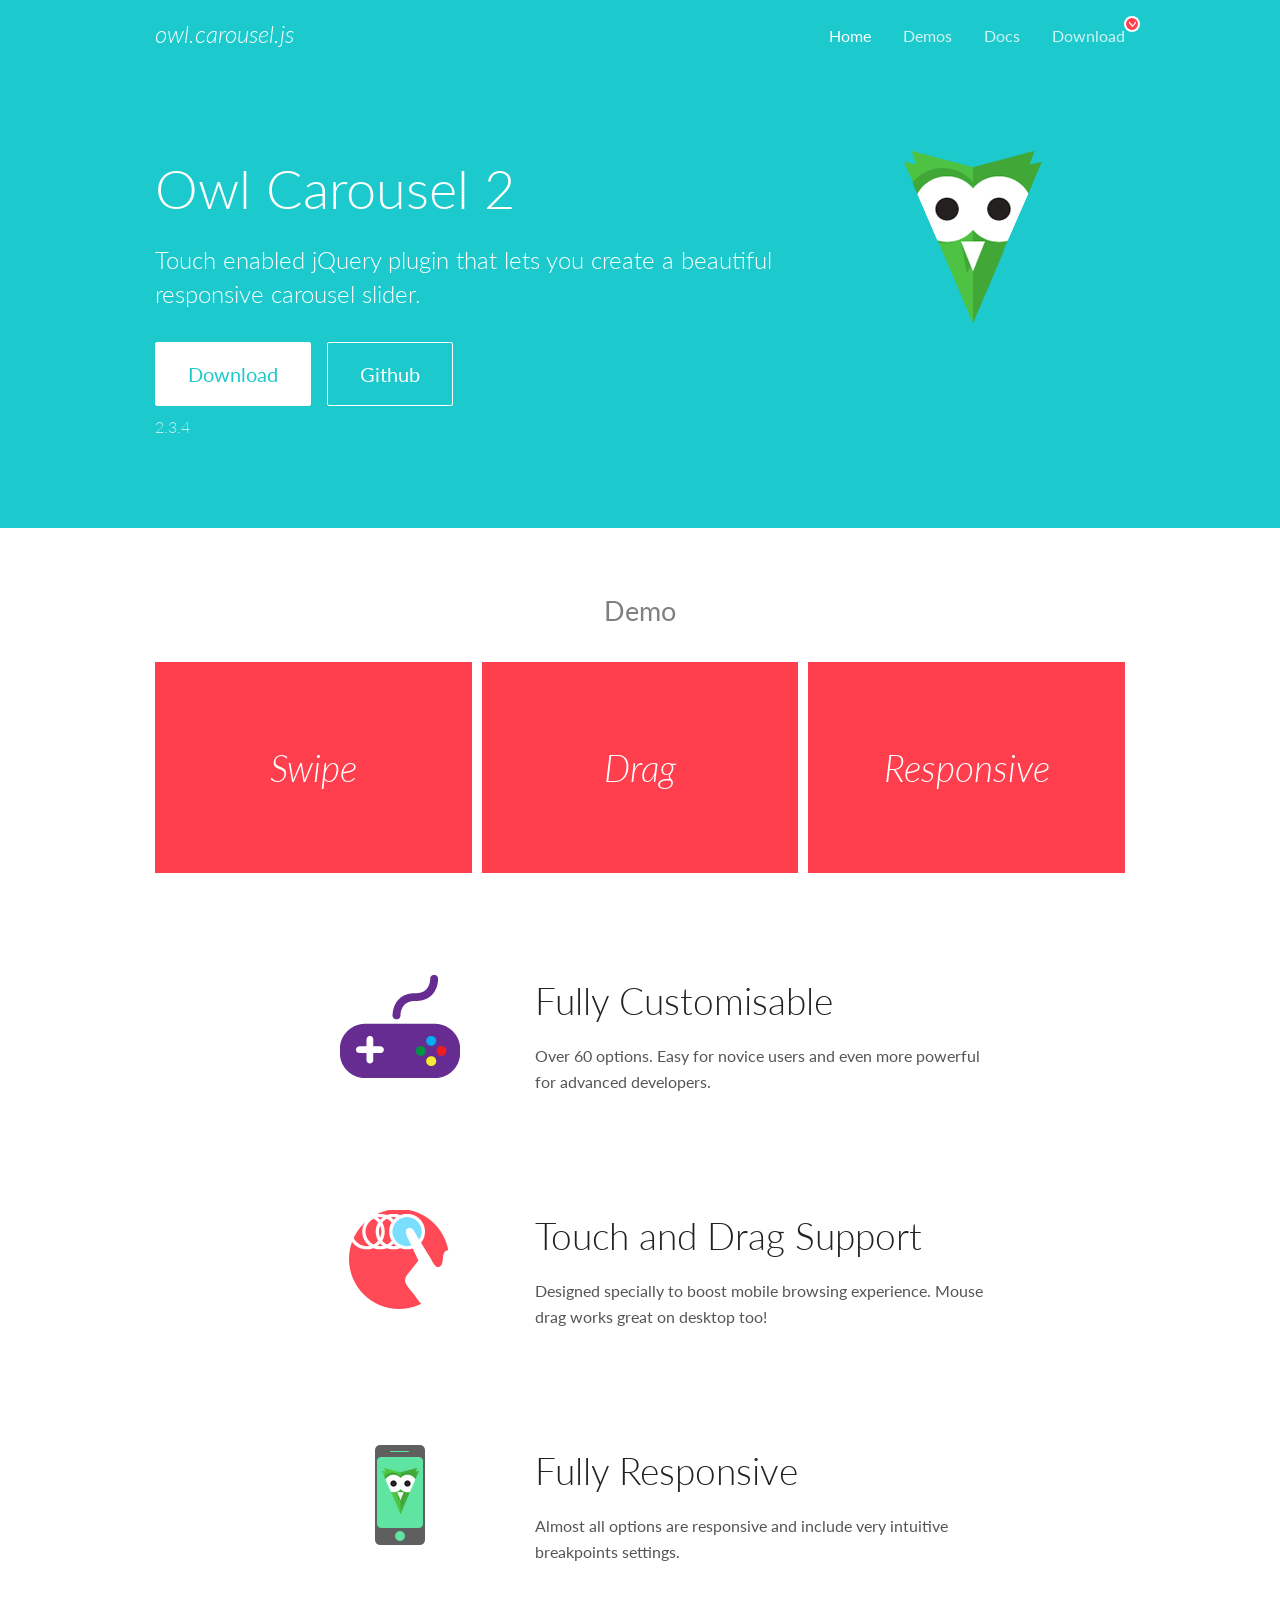
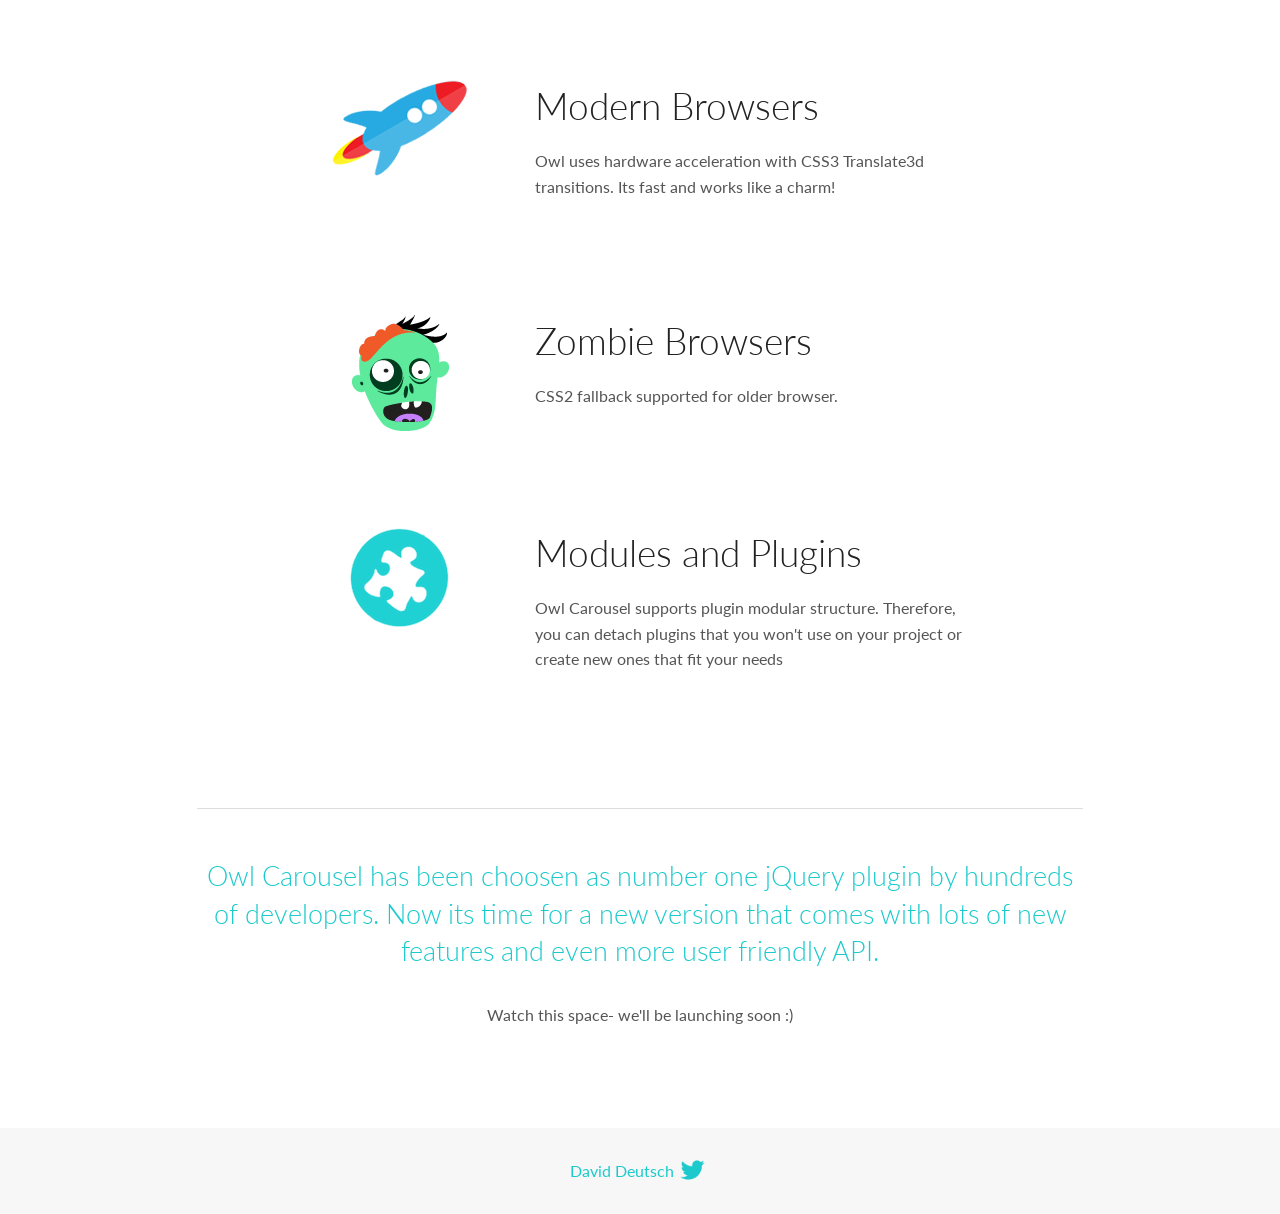
<file: js/OwlCarousel2-2.3.4/docs/index.html>
<!DOCTYPE html>
<html lang="en">
  <head>

    <!-- head -->
    <meta charset="utf-8">
    <meta name="msapplication-tap-highlight" content="no" />
    <meta name="viewport" content="width=device-width, initial-scale=1.0" />
    <meta name="description" content="Touch enabled jQuery plugin that lets you create beautiful responsive carousel slider.">
    <meta name="author" content="David Deutsch">
    <title>
      Home | Owl Carousel | 2.3.4
    </title>

    <!-- Stylesheets -->
    <link href='https://fonts.googleapis.com/css?family=Lato:300,400,700,400italic,300italic' rel='stylesheet' type='text/css'>
    <link rel="stylesheet" href="assets/css/docs.theme.min.css">

    <!-- Owl Stylesheets -->
    <link rel="stylesheet" href="assets/owlcarousel/assets/owl.carousel.min.css">
    <link rel="stylesheet" href="assets/owlcarousel/assets/owl.theme.default.min.css">

    <!-- HTML5 shim and Respond.js IE8 support of HTML5 elements and media queries -->

    <!--[if lt IE 9]>
      <script src="https://oss.maxcdn.com/libs/html5shiv/3.7.0/html5shiv.js"></script>
      <script src="https://oss.maxcdn.com/libs/respond.js/1.3.0/respond.min.js"></script>
    <![endif]-->

    <!-- Favicons -->
    <link rel="apple-touch-icon-precomposed" sizes="144x144" href="assets/ico/apple-touch-icon-144-precomposed.png">
    <link rel="shortcut icon" href="assets/ico/favicon.png">
    <link rel="shortcut icon" href="favicon.ico">

    <!-- Yeah i know js should not be in header. Its required for demos.-->

    <!-- javascript -->
    <script src="assets/vendors/jquery.min.js"></script>
    <script src="assets/owlcarousel/owl.carousel.js"></script>
  </head>
  <body>

    <!-- header -->
    <header class="header">
      <div class="row">
        <div class="large-12 columns">
          <div class="brand left">
            <h3>
              <a href="/OwlCarousel2/">owl.carousel.js</a> 
            </h3>
          </div>
          <a id="toggle-nav" class="right">
            <span></span> <span></span> <span></span> 
          </a> 
          <div class="nav-bar">
            <ul class="clearfix">
              <li class="active">
                <a href="/OwlCarousel2/index.html">Home</a> 
              </li>
              <li> <a href="/OwlCarousel2/demos/demos.html">Demos</a>  </li>
              <li> <a href="/OwlCarousel2/docs/started-welcome.html">Docs</a>  </li>
              <li>
                <a href="https://github.com/OwlCarousel2/OwlCarousel2/archive/2.3.4.zip">Download</a> 
                <span class="download"></span> 
              </li>
            </ul>
          </div>
        </div>
      </div>
    </header>

    <!-- home panel -->
    <section id="hero">
      <div class="row">
        <div class="large-8 medium-8 columns">
          <h1>Owl Carousel 2</h1>
          <h4>Touch enabled jQuery plugin that lets you create a beautiful responsive carousel slider.</h4>
          <a href="https://github.com/OwlCarousel2/OwlCarousel2/archive/2.3.4.zip" class="hero-button">Download</a> 
          <a href="https://github.com/OwlCarousel2/OwlCarousel2" class="hero-button outline">Github</a> 
          <p>2.3.4</p>
        </div>
        <div class="large-4 medium-4 columns">
          <img class="owl-logo" src="assets/img/owl-logo.png" alt="mr. Owl">
        </div>
      </div>
    </section>

    <!-- body -->
    <div class="home-demo">
      <div class="row">
        <div class="large-12 columns">
          <h3>Demo</h3>
          <div class="owl-carousel">
            <div class="item">
              <h2>Swipe</h2>
            </div>
            <div class="item">
              <h2>Drag</h2>
            </div>
            <div class="item">
              <h2>Responsive</h2>
            </div>
            <div class="item">
              <h2>CSS3</h2>
            </div>
            <div class="item">
              <h2>Fast</h2>
            </div>
            <div class="item">
              <h2>Easy</h2>
            </div>
            <div class="item">
              <h2>Free</h2>
            </div>
            <div class="item">
              <h2>Upgradable</h2>
            </div>
            <div class="item">
              <h2>Tons of options</h2>
            </div>
            <div class="item">
              <h2>Infinity</h2>
            </div>
            <div class="item">
              <h2>Auto Width</h2>
            </div>
          </div>
        </div>
      </div>
    </div>
    <script>
      var owl = $('.owl-carousel');
      owl.owlCarousel({
        margin: 10,
        loop: true,
        responsive: {
          0: {
            items: 1
          },
          600: {
            items: 2
          },
          1000: {
            items: 3
          }
        }
      })
    </script>

    <!-- features -->
    <div id="features">
      <div class="row">
        <div class="small-12 medium-9 small-centered columns">
          <section class="row feature">
            <div class="medium-4 small-12 columns">
              <img src="assets/img/feature-options.png" alt="">
            </div>
            <div class="medium-8 small-12 columns">
              <h2>Fully Customisable</h2>
              <p>Over 60 options. Easy for novice users and even more powerful for advanced developers.</p>
            </div>
          </section>
          <section class="row feature">
            <div class="medium-4 small-12 columns">
              <img src="assets/img/feature-drag.png" alt="">
            </div>
            <div class="medium-8 small-12 columns">
              <h2>Touch and Drag Support</h2>
              <p>Designed specially to boost mobile browsing experience. Mouse drag works great on desktop too!</p>
            </div>
          </section>
          <section class="row feature">
            <div class="medium-4 small-12 columns">
              <img src="assets/img/feature-responsive.png" alt="">
            </div>
            <div class="medium-8 small-12 columns">
              <h2>Fully Responsive</h2>
              <p>Almost all options are responsive and include very intuitive breakpoints settings.</p>
            </div>
          </section>
          <section class="row feature">
            <div class="medium-4 small-12 columns">
              <img src="assets/img/feature-modern.png" alt="">
            </div>
            <div class="medium-8 small-12 columns">
              <h2>Modern Browsers</h2>
              <p>Owl uses hardware acceleration with CSS3 Translate3d transitions. Its fast and works like a charm! </p>
            </div>
          </section>
          <section class="row feature">
            <div class="medium-4 small-12 columns">
              <img src="assets/img/feature-zombie.png" alt="">
            </div>
            <div class="medium-8 small-12 columns">
              <h2>Zombie Browsers</h2>
              <p>CSS2 fallback supported for older browser.</p>
            </div>
          </section>
          <section class="row feature">
            <div class="medium-4 small-12 columns">
              <img src="assets/img/feature-module.png" alt="">
            </div>
            <div class="medium-8 small-12 columns">
              <h2>Modules and Plugins</h2>
              <p>Owl Carousel supports plugin modular structure. Therefore, you can detach plugins that you won&#x27;t use on your project or create new ones that fit your needs</p>
            </div>
          </section>
        </div>
      </div>
    </div>

    <!-- footer -->
    <section id="teaser-text">
      <div class="row">
        <div class="small-12 medium-11 small-centered columns">
          <hr>
          <h3 id="owl-carousel-has-been-choosen-as-number-one-jquery-plugin-by-hundreds-of-developers-now-its-time-for-a-new-version-that-comes-with-lots-of-new-features-and-even-more-user-friendly-api-">Owl Carousel has been choosen as number one jQuery plugin by hundreds of developers. Now its time for a new version that comes with lots of new features and even more user friendly API.</h3>
          <p>Watch this space- we&#39;ll be launching soon :)</p>
        </div>
      </div>
    </section>

    <!-- footer -->
    <footer class="footer">
      <div class="row">
        <div class="large-12 columns">
          <h5>
            <a href="/OwlCarousel2/docs/support-contact.html">David Deutsch</a> 
            <a id="custom-tweet-button" href="https://twitter.com/share?url=https://github.com/OwlCarousel2/OwlCarousel2&text=Owl Carousel - This is so awesome! " target="_blank"></a> 
          </h5>
        </div>
      </div>
    </footer>

    <!-- vendors -->
    <script src="assets/vendors/highlight.js"></script>
    <script src="assets/js/app.js"></script>
  </body>
</html>
</file>
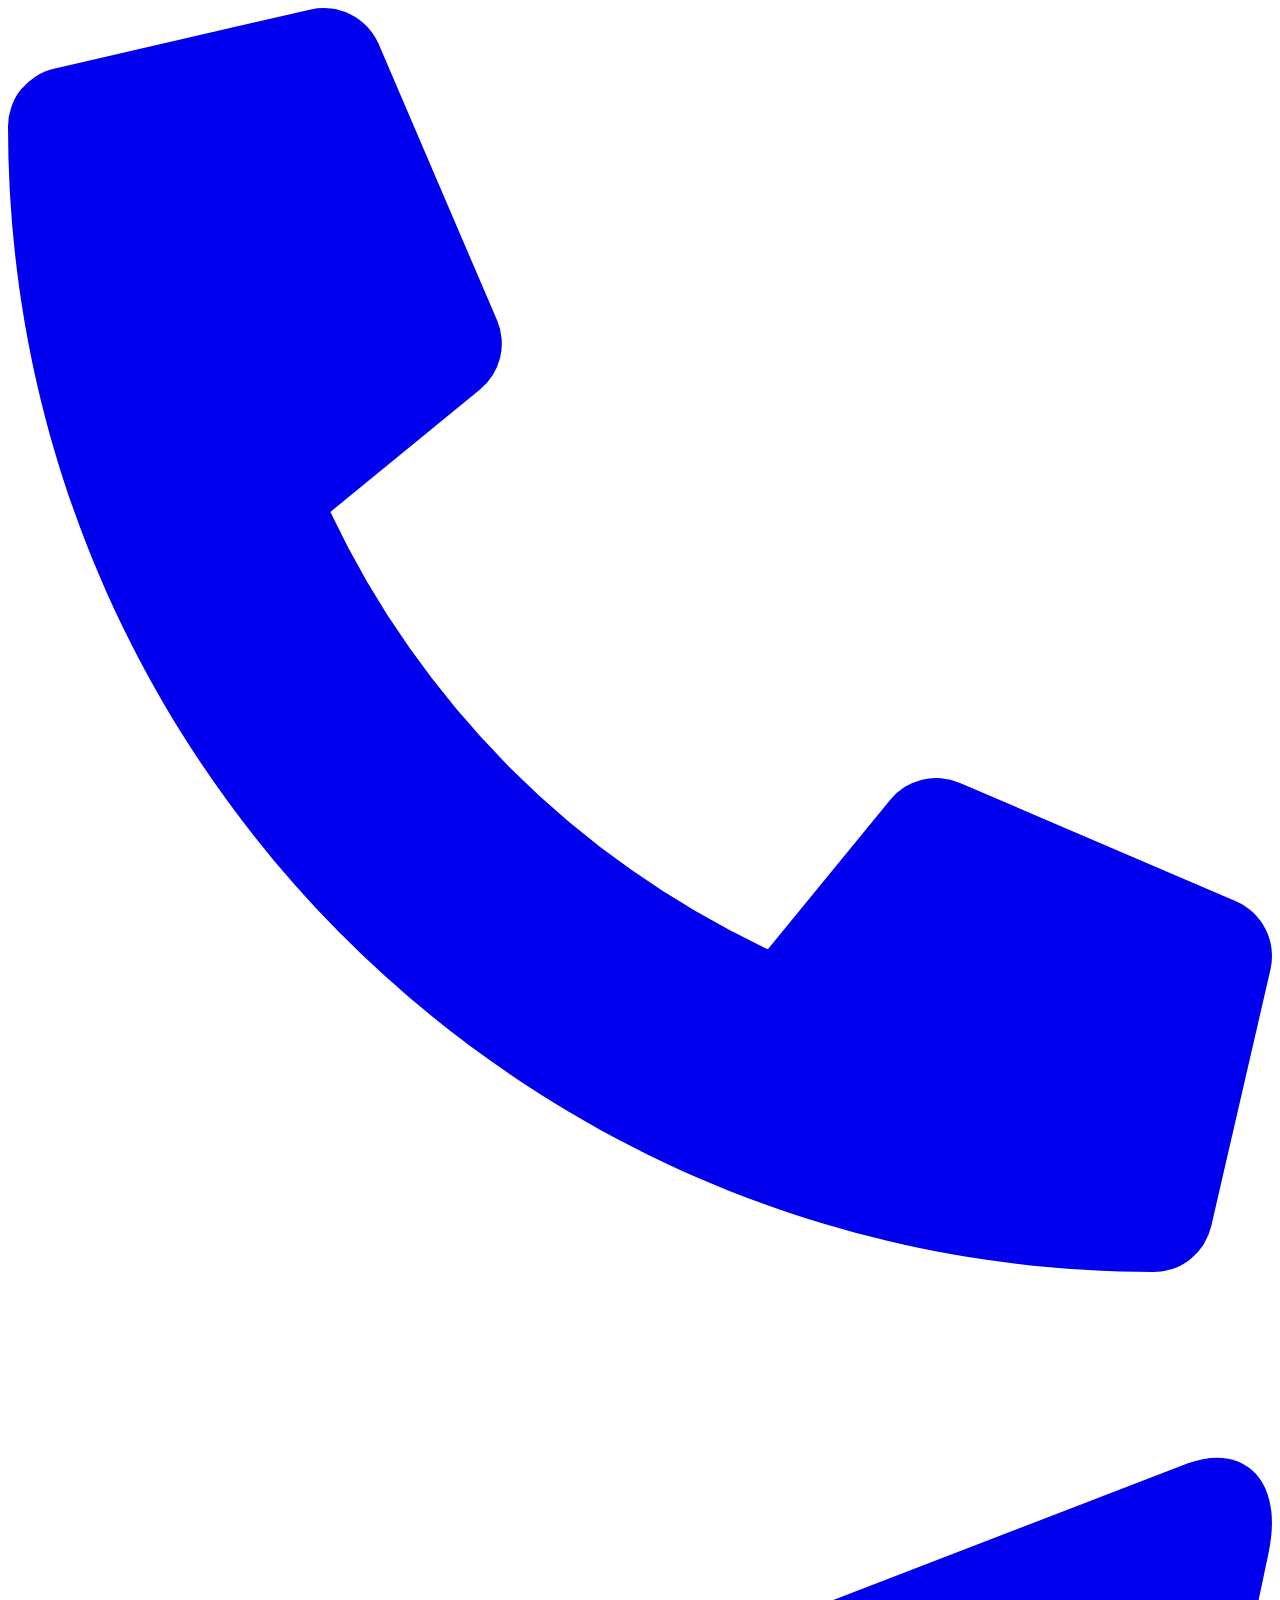
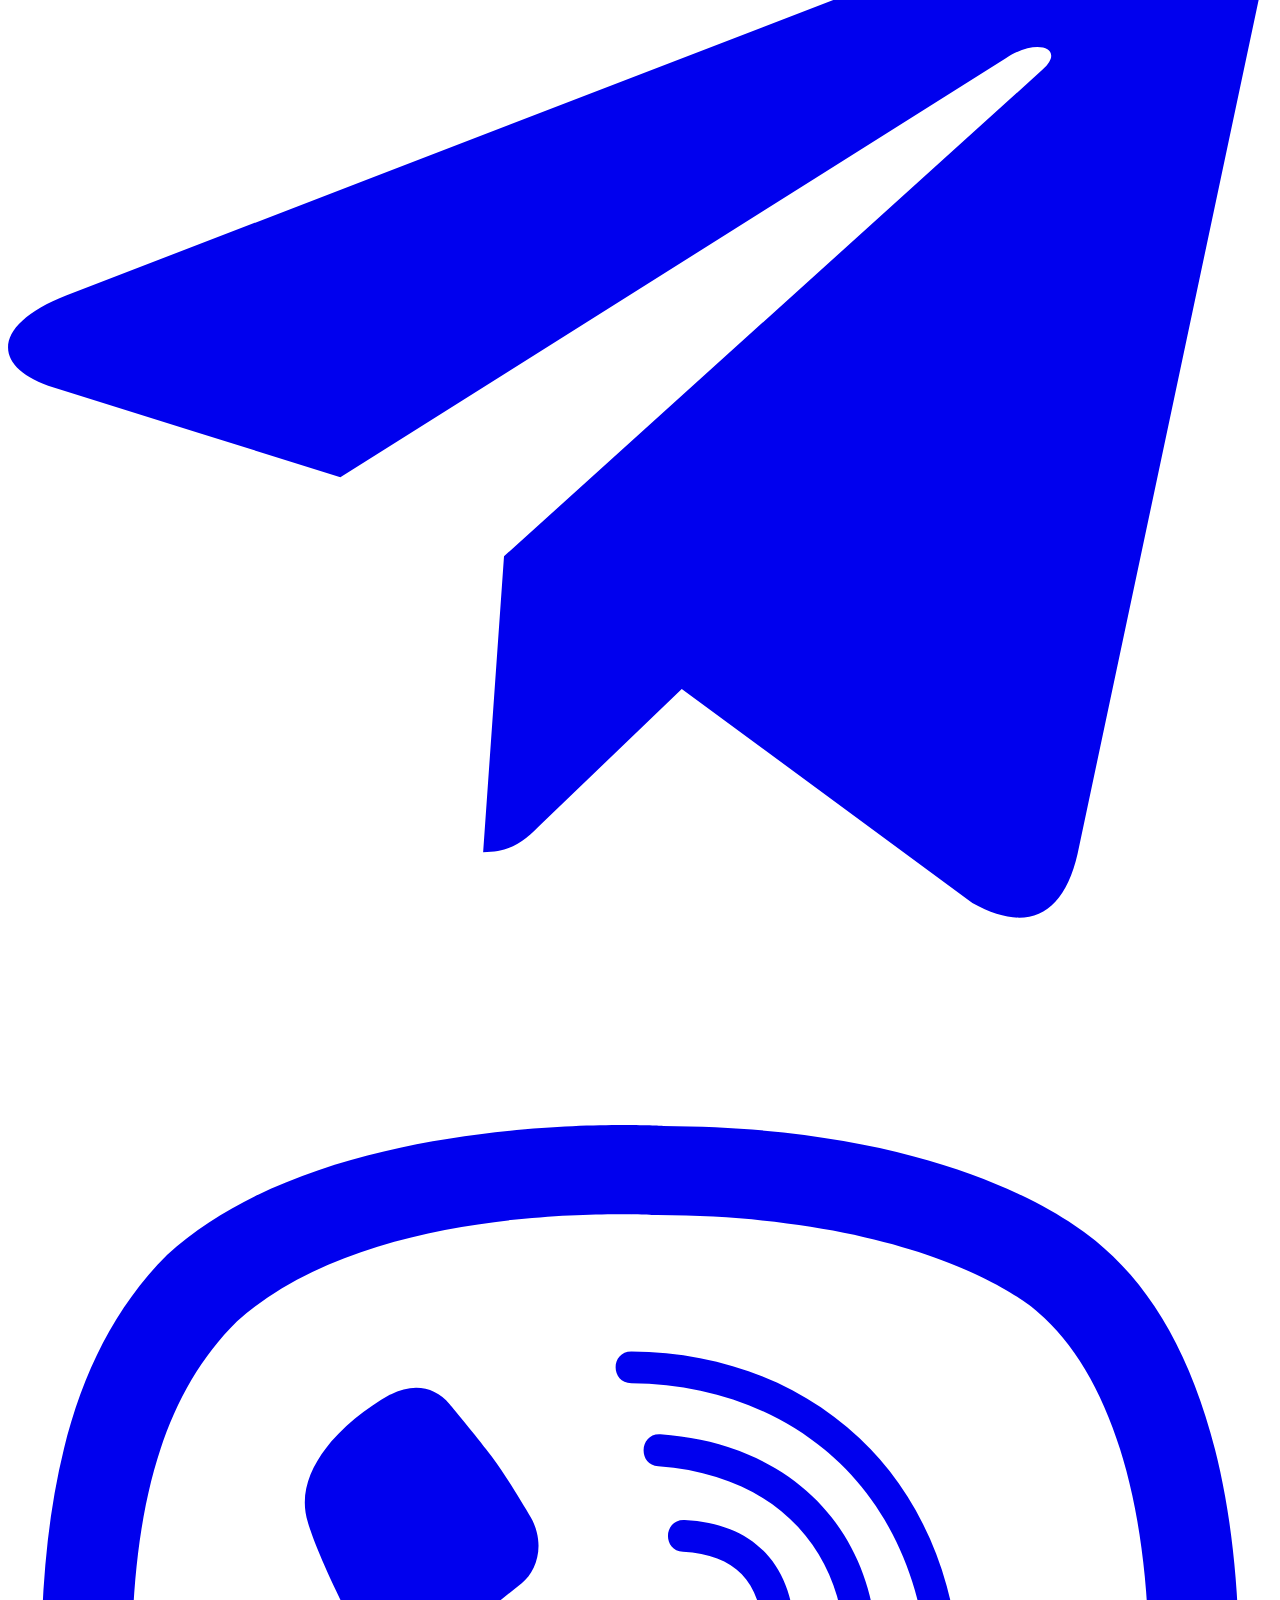
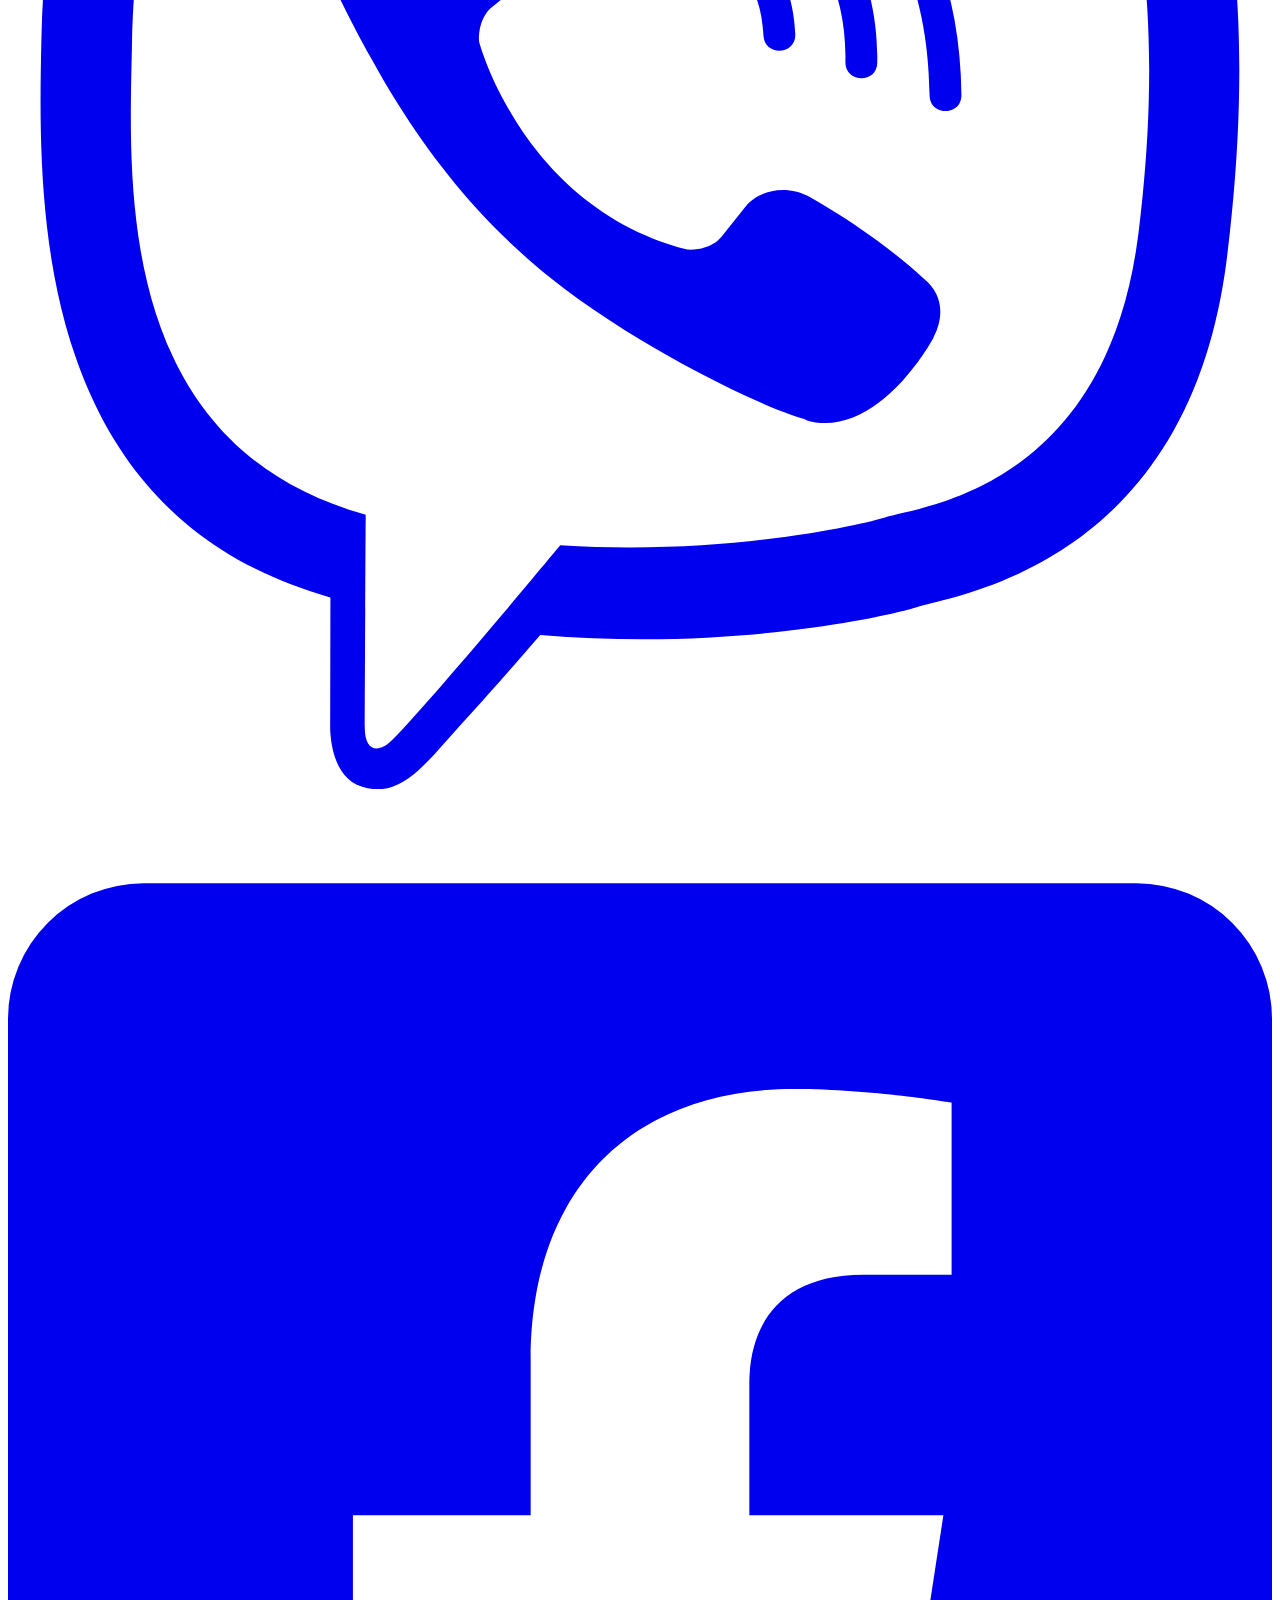
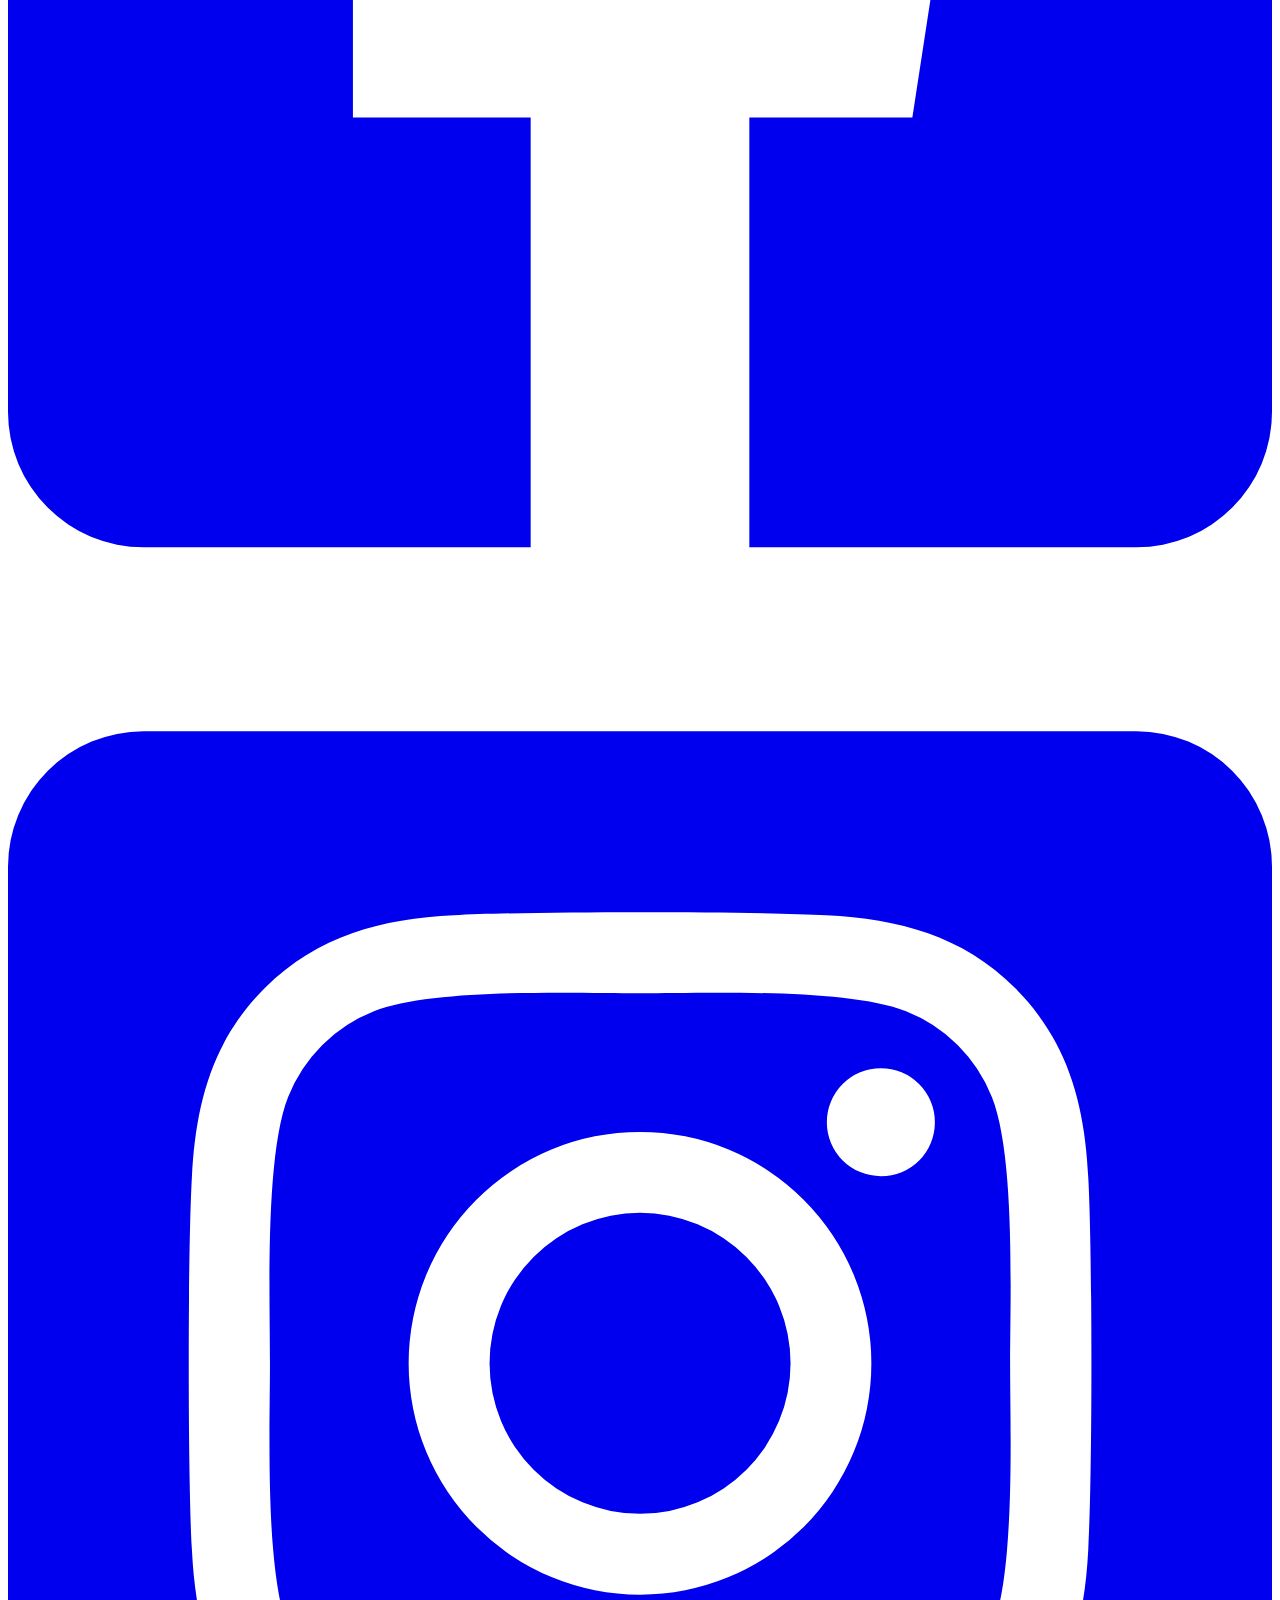
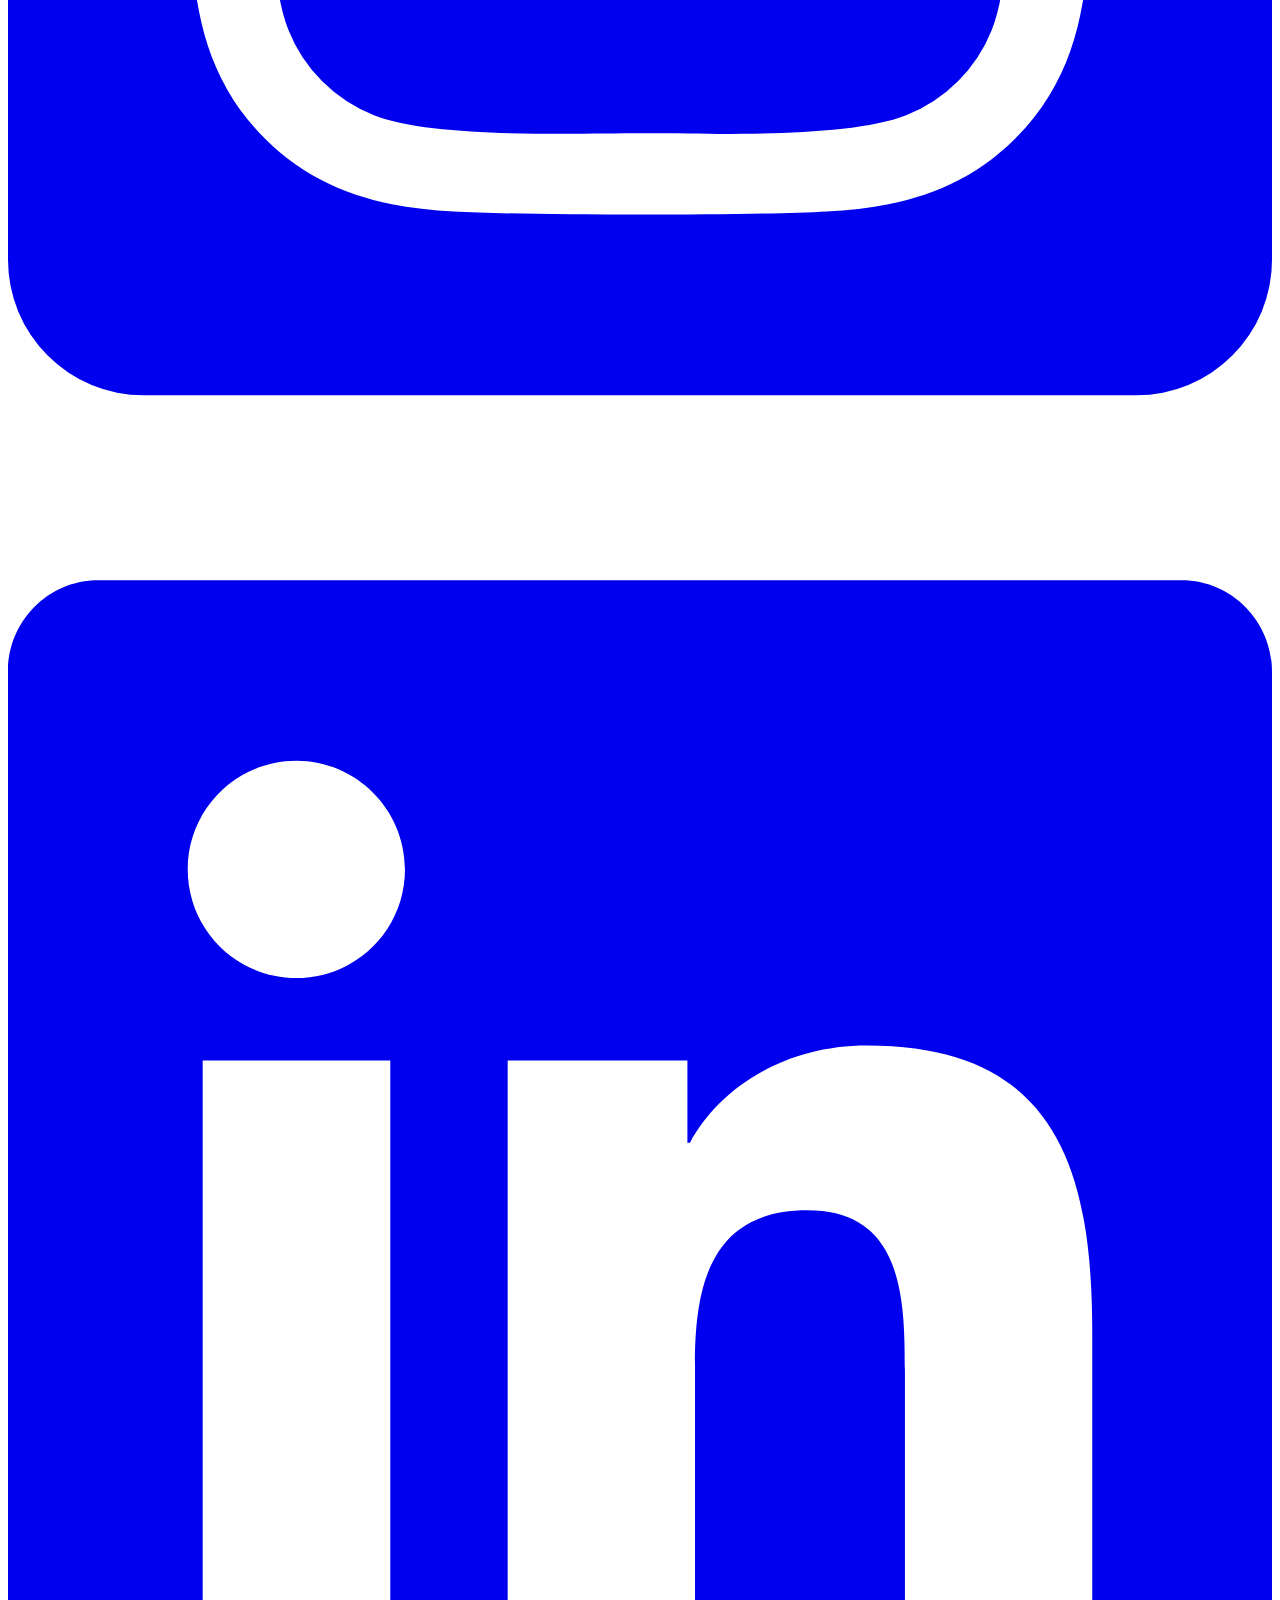
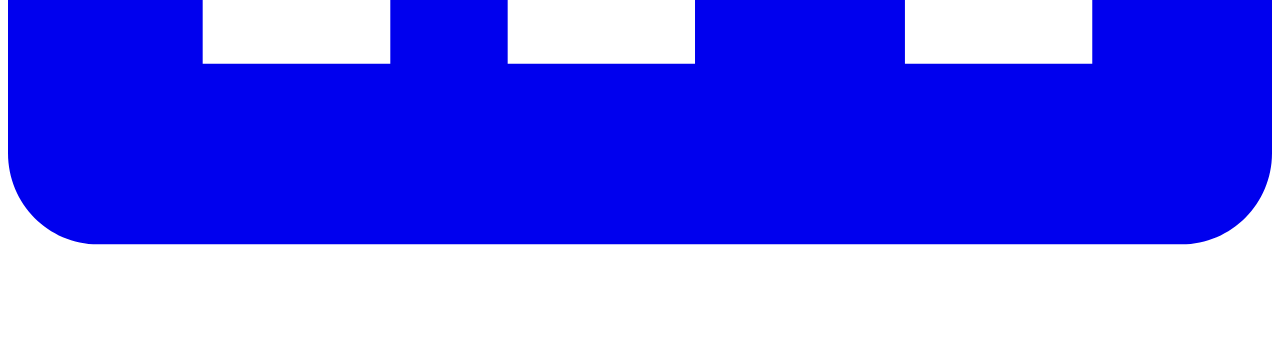
<file: test_element/test.html>
<!doctype html>
<html lang="en">
<head>
    <meta charset="UTF-8">
    <meta name="viewport"
          content="width=device-width, user-scalable=no, initial-scale=1.0, maximum-scale=1.0, minimum-scale=1.0">
    <meta http-equiv="X-UA-Compatible" content="ie=edge">
    <title>Document</title>
</head>
<body>

<div class="social">
    <a href="tel:+375296454849">
        <svg aria-hidden="true" focusable="false" data-prefix="fas" data-icon="phone-alt"
             class="svg-inline--fa fa-phone-alt fa-w-16" role="img" xmlns="http://www.w3.org/2000/svg"
             viewBox="0 0 512 512">
            <path fill="currentColor"
                  d="M497.39 361.8l-112-48a24 24 0 0 0-28 6.9l-49.6 60.6A370.66 370.66 0 0 1 130.6 204.11l60.6-49.6a23.94 23.94 0 0 0 6.9-28l-48-112A24.16 24.16 0 0 0 122.6.61l-104 24A24 24 0 0 0 0 48c0 256.5 207.9 464 464 464a24 24 0 0 0 23.4-18.6l24-104a24.29 24.29 0 0 0-14.01-27.6z"></path>
        </svg>
    </a>
    <a href="https://t.me/TS_Aluminium">
        <svg aria-hidden="true" focusable="false" data-prefix="fab" data-icon="telegram-plane"
             class="svg-inline--fa fa-telegram-plane fa-w-14" role="img" xmlns="http://www.w3.org/2000/svg"
             viewBox="0 0 448 512">
            <path fill="currentColor"
                  d="M446.7 98.6l-67.6 318.8c-5.1 22.5-18.4 28.1-37.3 17.5l-103-75.9-49.7 47.8c-5.5 5.5-10.1 10.1-20.7 10.1l7.4-104.9 190.9-172.5c8.3-7.4-1.8-11.5-12.9-4.1L117.8 284 16.2 252.2c-22.1-6.9-22.5-22.1 4.6-32.7L418.2 66.4c18.4-6.9 34.5 4.1 28.5 32.2z"></path>
        </svg>
    </a>
    <a href="viber://chat?number=%2B375296454849">
        <svg aria-hidden="true" focusable="false" data-prefix="fab" data-icon="viber"
             class="svg-inline--fa fa-viber fa-w-16"
             role="img" xmlns="http://www.w3.org/2000/svg" viewBox="0 0 512 512">
            <path fill="currentColor"
                  d="M444 49.9C431.3 38.2 379.9.9 265.3.4c0 0-135.1-8.1-200.9 52.3C27.8 89.3 14.9 143 13.5 209.5c-1.4 66.5-3.1 191.1 117 224.9h.1l-.1 51.6s-.8 20.9 13 25.1c16.6 5.2 26.4-10.7 42.3-27.8 8.7-9.4 20.7-23.2 29.8-33.7 82.2 6.9 145.3-8.9 152.5-11.2 16.6-5.4 110.5-17.4 125.7-142 15.8-128.6-7.6-209.8-49.8-246.5zM457.9 287c-12.9 104-89 110.6-103 115.1-6 1.9-61.5 15.7-131.2 11.2 0 0-52 62.7-68.2 79-5.3 5.3-11.1 4.8-11-5.7 0-6.9.4-85.7.4-85.7-.1 0-.1 0 0 0-101.8-28.2-95.8-134.3-94.7-189.8 1.1-55.5 11.6-101 42.6-131.6 55.7-50.5 170.4-43 170.4-43 96.9.4 143.3 29.6 154.1 39.4 35.7 30.6 53.9 103.8 40.6 211.1zm-139-80.8c.4 8.6-12.5 9.2-12.9.6-1.1-22-11.4-32.7-32.6-33.9-8.6-.5-7.8-13.4.7-12.9 27.9 1.5 43.4 17.5 44.8 46.2zm20.3 11.3c1-42.4-25.5-75.6-75.8-79.3-8.5-.6-7.6-13.5.9-12.9 58 4.2 88.9 44.1 87.8 92.5-.1 8.6-13.1 8.2-12.9-.3zm47 13.4c.1 8.6-12.9 8.7-12.9.1-.6-81.5-54.9-125.9-120.8-126.4-8.5-.1-8.5-12.9 0-12.9 73.7.5 133 51.4 133.7 139.2zM374.9 329v.2c-10.8 19-31 40-51.8 33.3l-.2-.3c-21.1-5.9-70.8-31.5-102.2-56.5-16.2-12.8-31-27.9-42.4-42.4-10.3-12.9-20.7-28.2-30.8-46.6-21.3-38.5-26-55.7-26-55.7-6.7-20.8 14.2-41 33.3-51.8h.2c9.2-4.8 18-3.2 23.9 3.9 0 0 12.4 14.8 17.7 22.1 5 6.8 11.7 17.7 15.2 23.8 6.1 10.9 2.3 22-3.7 26.6l-12 9.6c-6.1 4.9-5.3 14-5.3 14s17.8 67.3 84.3 84.3c0 0 9.1.8 14-5.3l9.6-12c4.6-6 15.7-9.8 26.6-3.7 14.7 8.3 33.4 21.2 45.8 32.9 7 5.7 8.6 14.4 3.8 23.6z"></path>
        </svg>
    </a>


    <a href="https://www.facebook.com/MelnikavaNatallia">
        <svg aria-hidden="true" focusable="false" data-prefix="fab" data-icon="facebook-square"
             class="svg-inline--fa fa-facebook-square fa-w-14" role="img" xmlns="http://www.w3.org/2000/svg"
             viewBox="0 0 448 512">
            <path fill="currentColor"
                  d="M400 32H48A48 48 0 0 0 0 80v352a48 48 0 0 0 48 48h137.25V327.69h-63V256h63v-54.64c0-62.15 37-96.48 93.67-96.48 27.14 0 55.52 4.84 55.52 4.84v61h-31.27c-30.81 0-40.42 19.12-40.42 38.73V256h68.78l-11 71.69h-57.78V480H400a48 48 0 0 0 48-48V80a48 48 0 0 0-48-48z"></path>
        </svg>
    </a>
    <a href="https://www.instagram.com/nataliamelnikava/">
        <svg aria-hidden="true" focusable="false" data-prefix="fab" data-icon="instagram-square"
             class="svg-inline--fa fa-instagram-square fa-w-14" role="img"
             xmlns="http://www.w3.org/2000/svg" viewBox="0 0 448 512">
            <path fill="currentColor"
                  d="M224,202.66A53.34,53.34,0,1,0,277.36,256,53.38,53.38,0,0,0,224,202.66Zm124.71-41a54,54,0,0,0-30.41-30.41c-21-8.29-71-6.43-94.3-6.43s-73.25-1.93-94.31,6.43a54,54,0,0,0-30.41,30.41c-8.28,21-6.43,71.05-6.43,94.33S91,329.26,99.32,350.33a54,54,0,0,0,30.41,30.41c21,8.29,71,6.43,94.31,6.43s73.24,1.93,94.3-6.43a54,54,0,0,0,30.41-30.41c8.35-21,6.43-71.05,6.43-94.33S357.1,182.74,348.75,161.67ZM224,338a82,82,0,1,1,82-82A81.9,81.9,0,0,1,224,338Zm85.38-148.3a19.14,19.14,0,1,1,19.13-19.14A19.1,19.1,0,0,1,309.42,189.74ZM400,32H48A48,48,0,0,0,0,80V432a48,48,0,0,0,48,48H400a48,48,0,0,0,48-48V80A48,48,0,0,0,400,32ZM382.88,322c-1.29,25.63-7.14,48.34-25.85,67s-41.4,24.63-67,25.85c-26.41,1.49-105.59,1.49-132,0-25.63-1.29-48.26-7.15-67-25.85s-24.63-41.42-25.85-67c-1.49-26.42-1.49-105.61,0-132,1.29-25.63,7.07-48.34,25.85-67s41.47-24.56,67-25.78c26.41-1.49,105.59-1.49,132,0,25.63,1.29,48.33,7.15,67,25.85s24.63,41.42,25.85,67.05C384.37,216.44,384.37,295.56,382.88,322Z"></path>
        </svg>
    </a>
    <a href="https://www.linkedin.com/in/%D0%BD%D0%B0%D1%82%D0%B0%D0%BB%D1%8C%D1%8F-%D0%BC%D0%B5%D0%BB%D1%8C%D0%BD%D0%B8%D0%BA%D0%BE%D0%B2%D0%B0-063572156/">
        <svg aria-hidden="true" focusable="false" data-prefix="fab" data-icon="linkedin"
             class="svg-inline--fa fa-linkedin fa-w-14" role="img" xmlns="http://www.w3.org/2000/svg"
             viewBox="0 0 448 512">
            <path fill="currentColor"
                  d="M416 32H31.9C14.3 32 0 46.5 0 64.3v383.4C0 465.5 14.3 480 31.9 480H416c17.6 0 32-14.5 32-32.3V64.3c0-17.8-14.4-32.3-32-32.3zM135.4 416H69V202.2h66.5V416zm-33.2-243c-21.3 0-38.5-17.3-38.5-38.5S80.9 96 102.2 96c21.2 0 38.5 17.3 38.5 38.5 0 21.3-17.2 38.5-38.5 38.5zm282.1 243h-66.4V312c0-24.8-.5-56.7-34.5-56.7-34.6 0-39.9 27-39.9 54.9V416h-66.4V202.2h63.7v29.2h.9c8.9-16.8 30.6-34.5 62.9-34.5 67.2 0 79.7 44.3 79.7 101.9V416z"></path>
        </svg>
    </a>
</div>

<!--.social {
position: absolute;
top: 5px;
right: 12px;
display: flex;
justify-content: center;

@media (max-width: $medium) {
right: 50px;
top: 30px;
}

@media (max-width: $mobile-s) {
flex-wrap: wrap;
position: static;
}

a {
margin: 5px;
color: $main-blue-header;
font-weight: 800;
display: flex;
align-items: center;

&:hover {
text-decoration: none;
}
}

svg {
width: 20px;
@media (max-width: $medium) {
width: 40px;
}

}

.fa-phone-alt {
color: #25d366;
}

.fa-telegram-plane {
color: #0088cc;
}

.fa-viber {
color: #665CAC;
}

.fa-facebook-square {
color: #3b5998;
}

.fa-instagram-square {
color: #E1306C;
}

.fa-linkedin {
color: #0072b1;
}
}-->

</body>
</html>
</file>
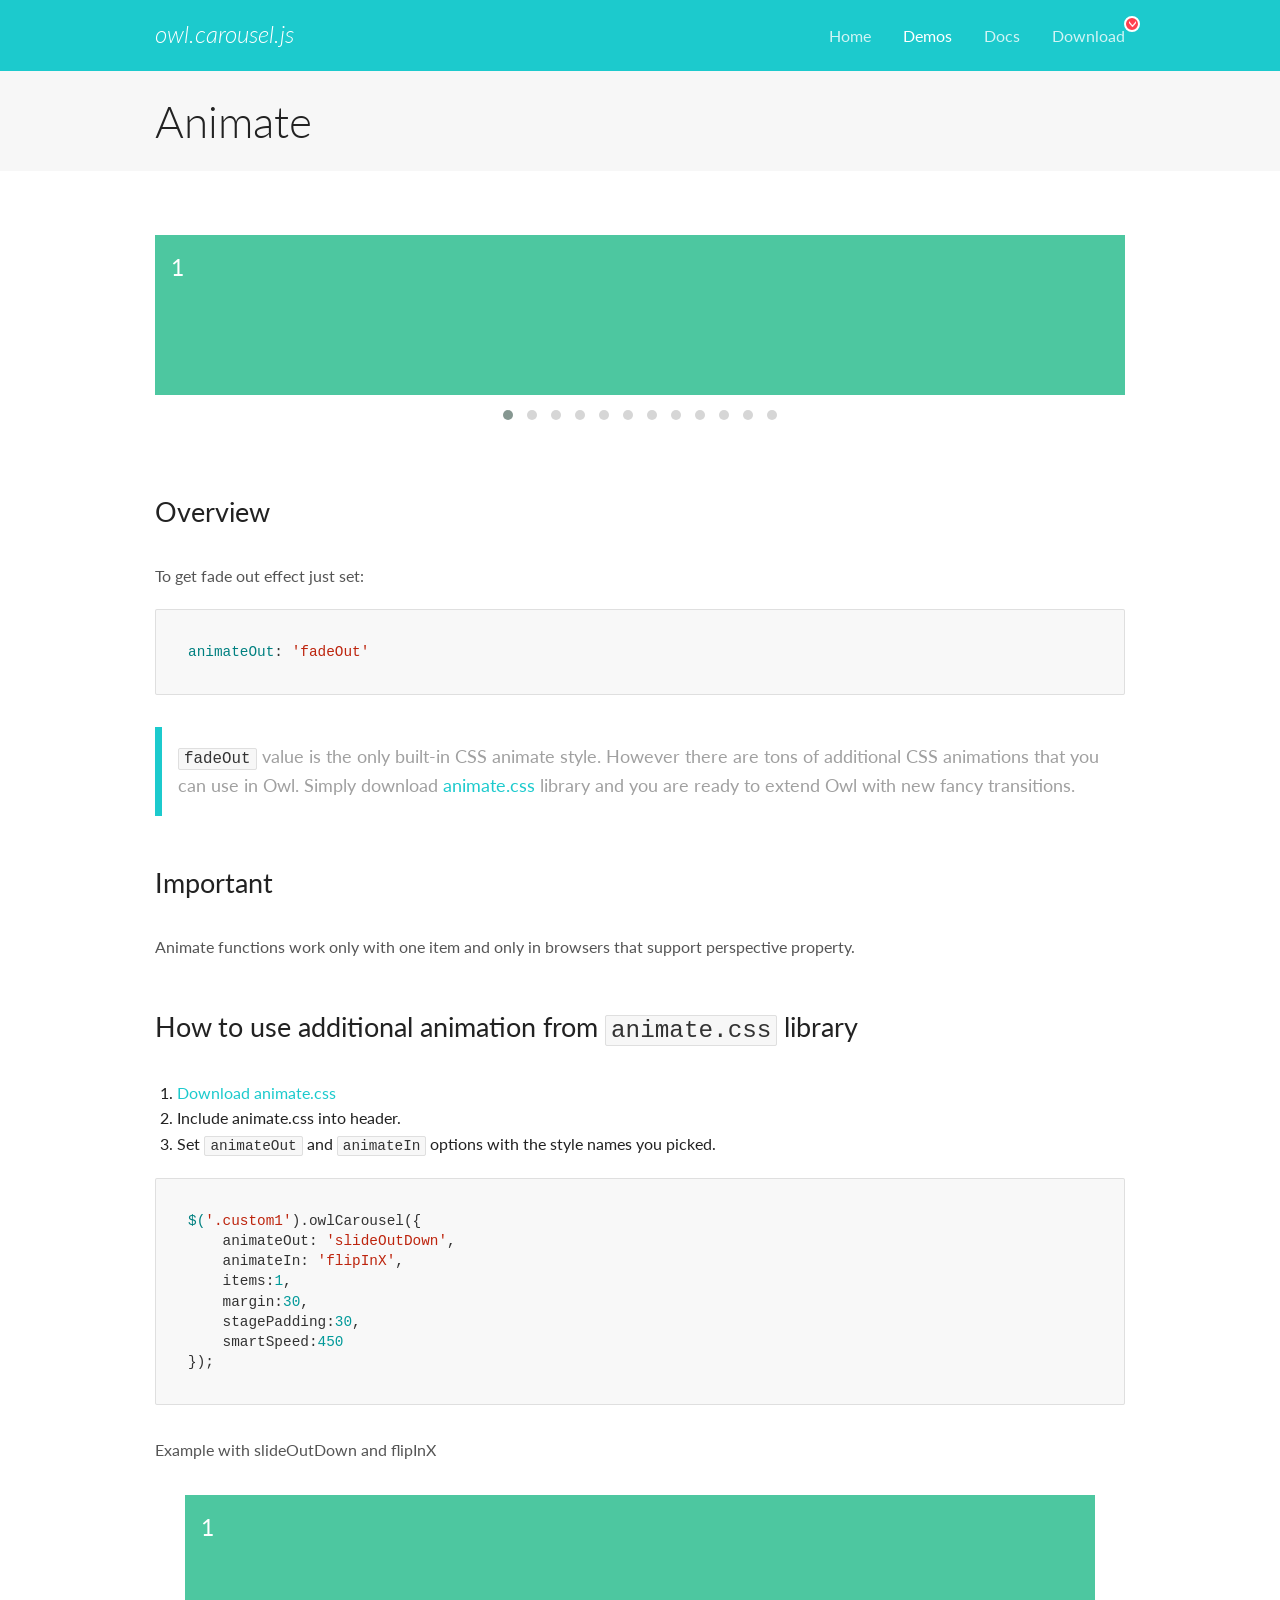
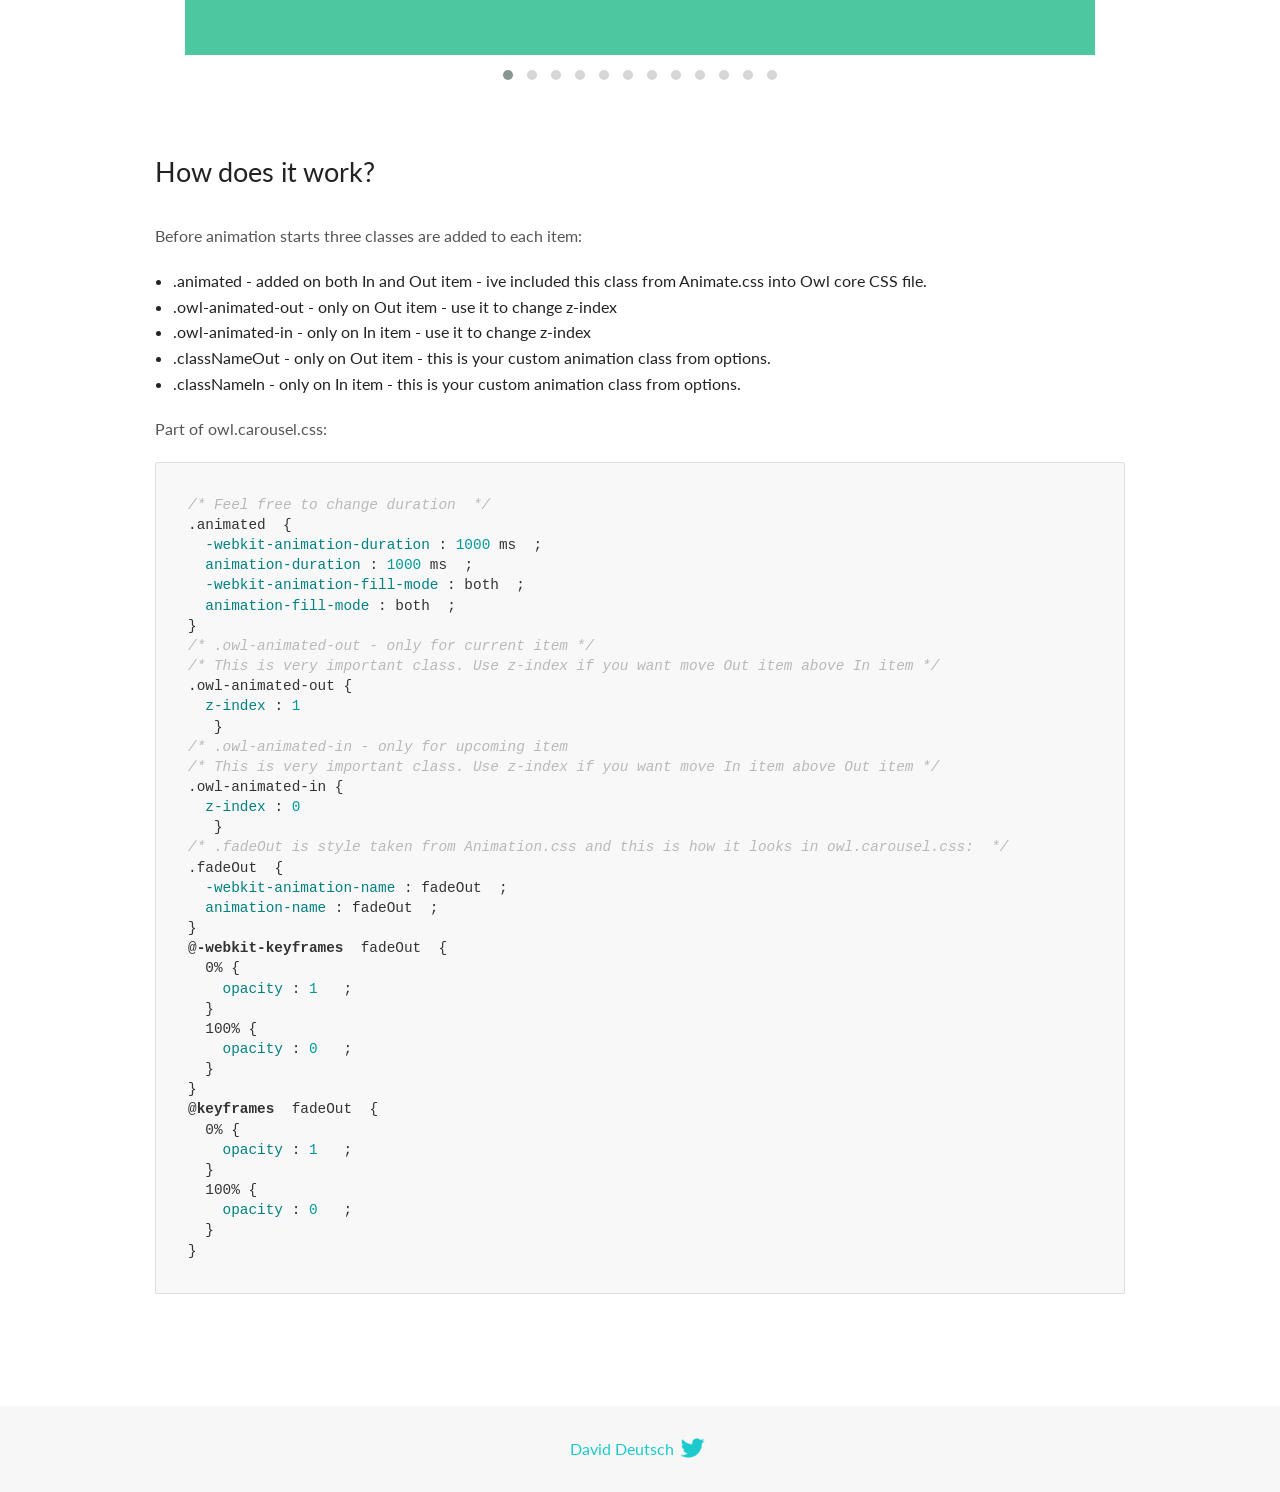
<file: js/OwlCarousel2-2.3.4/docs/demos/animate.html>
<!DOCTYPE html>
<html lang="en">
  <head>

    <!-- head -->
    <meta charset="utf-8">
    <meta name="msapplication-tap-highlight" content="no" />
    <meta name="viewport" content="width=device-width, initial-scale=1.0" />
    <meta name="description" content="Animate carousel">
    <meta name="author" content="David Deutsch">
    <title>
      Animate Demo | Owl Carousel | 2.3.4
    </title>

    <!-- Stylesheets -->
    <link href='https://fonts.googleapis.com/css?family=Lato:300,400,700,400italic,300italic' rel='stylesheet' type='text/css'>
    <link rel="stylesheet" href="../assets/css/docs.theme.min.css">

    <!-- Owl Stylesheets -->
    <link rel="stylesheet" href="../assets/owlcarousel/assets/owl.carousel.min.css">
    <link rel="stylesheet" href="../assets/owlcarousel/assets/owl.theme.default.min.css">

    <!-- HTML5 shim and Respond.js IE8 support of HTML5 elements and media queries -->

    <!--[if lt IE 9]>
      <script src="https://oss.maxcdn.com/libs/html5shiv/3.7.0/html5shiv.js"></script>
      <script src="https://oss.maxcdn.com/libs/respond.js/1.3.0/respond.min.js"></script>
    <![endif]-->

    <!-- Favicons -->
    <link rel="apple-touch-icon-precomposed" sizes="144x144" href="../assets/ico/apple-touch-icon-144-precomposed.png">
    <link rel="shortcut icon" href="../assets/ico/favicon.png">
    <link rel="shortcut icon" href="favicon.ico">

    <!-- Yeah i know js should not be in header. Its required for demos.-->

    <!-- javascript -->
    <script src="../assets/vendors/jquery.min.js"></script>
    <script src="../assets/owlcarousel/owl.carousel.js"></script>
  </head>
  <body>

    <!-- header -->
    <header class="header">
      <div class="row">
        <div class="large-12 columns">
          <div class="brand left">
            <h3>
              <a href="/OwlCarousel2/">owl.carousel.js</a> 
            </h3>
          </div>
          <a id="toggle-nav" class="right">
            <span></span> <span></span> <span></span> 
          </a> 
          <div class="nav-bar">
            <ul class="clearfix">
              <li> <a href="/OwlCarousel2/index.html">Home</a>  </li>
              <li class="active">
                <a href="/OwlCarousel2/demos/demos.html">Demos</a> 
              </li>
              <li> <a href="/OwlCarousel2/docs/started-welcome.html">Docs</a>  </li>
              <li>
                <a href="https://github.com/OwlCarousel2/OwlCarousel2/archive/2.3.4.zip">Download</a> 
                <span class="download"></span> 
              </li>
            </ul>
          </div>
        </div>
      </div>
    </header>

    <!-- title -->
    <section class="title">
      <div class="row">
        <div class="large-12 columns">
          <h1>Animate</h1>
        </div>
      </div>
    </section>

    <!--  Demos -->
    <section id="demos">
      <div class="row">
        <div class="large-12 columns">
          <div class="fadeOut owl-carousel owl-theme">
            <div class="item">
              <h4>1</h4>
            </div>
            <div class="item">
              <h4>2</h4>
            </div>
            <div class="item">
              <h4>3</h4>
            </div>
            <div class="item">
              <h4>4</h4>
            </div>
            <div class="item">
              <h4>5</h4>
            </div>
            <div class="item">
              <h4>6</h4>
            </div>
            <div class="item">
              <h4>7</h4>
            </div>
            <div class="item">
              <h4>8</h4>
            </div>
            <div class="item">
              <h4>9</h4>
            </div>
            <div class="item">
              <h4>10</h4>
            </div>
            <div class="item">
              <h4>11</h4>
            </div>
            <div class="item">
              <h4>12</h4>
            </div>
          </div>
          <h3 id="overview">Overview</h3>
          <p>To get fade out effect just set:</p>
          <pre><code>animateOut: &#39;fadeOut&#39;</code></pre>
          <blockquote>
            <p><code>fadeOut</code> value is the only built-in CSS animate style. However there are tons of additional CSS animations that you can use in Owl. Simply download
              <a href="https://daneden.github.io/animate.css/">animate.css</a>  library and you are ready to extend Owl with new fancy transitions.</p>
          </blockquote>
          <h3 id="important">Important</h3>
          <p>Animate functions work only with one item and only in browsers that support perspective property.</p>
          <h3 id="how-to-use-additional-animation-from-animate-css-library">How to use additional animation from <code>animate.css</code> library</h3>
          <ol>
            <li> <a href="https://daneden.github.io/animate.css/">Download animate.css</a>  </li>
            <li>Include animate.css into header.</li>
            <li>Set <code>animateOut</code> and <code>animateIn</code> options with the style names you picked.</li>
          </ol>
          <pre><code>$(&#39;.custom1&#39;).owlCarousel({
    animateOut: &#39;slideOutDown&#39;,
    animateIn: &#39;flipInX&#39;,
    items:1,
    margin:30,
    stagePadding:30,
    smartSpeed:450
});</code></pre>
          <p>Example with slideOutDown and flipInX</p>
          <div class="custom1 owl-carousel owl-theme">
            <div class="item">
              <h4>1</h4>
            </div>
            <div class="item">
              <h4>2</h4>
            </div>
            <div class="item">
              <h4>3</h4>
            </div>
            <div class="item">
              <h4>4</h4>
            </div>
            <div class="item">
              <h4>5</h4>
            </div>
            <div class="item">
              <h4>6</h4>
            </div>
            <div class="item">
              <h4>7</h4>
            </div>
            <div class="item">
              <h4>8</h4>
            </div>
            <div class="item">
              <h4>9</h4>
            </div>
            <div class="item">
              <h4>10</h4>
            </div>
            <div class="item">
              <h4>11</h4>
            </div>
            <div class="item">
              <h4>12</h4>
            </div>
          </div>
          <h3 id="how-does-it-work-">How does it work?</h3>
          <p>Before animation starts three classes are added to each item:</p>
          <ul>
            <li>.animated - added on both In and Out item - ive included this class from Animate.css into Owl core CSS file.</li>
            <li>.owl-animated-out - only on Out item - use it to change z-index</li>
            <li>.owl-animated-in - only on In item - use it to change z-index</li>
            <li>.classNameOut - only on Out item - this is your custom animation class from options.</li>
            <li>.classNameIn - only on In item - this is your custom animation class from options.</li>
          </ul>
          <p>Part of owl.carousel.css:</p>
          <pre><code class="language-css"><span class="comment">/* Feel free to change duration  */</span> 
<span class="class">.animated</span>  <span class="rules">{
  <span class="rule"><span class="attribute">-webkit-animation-duration</span> :<span class="value"> <span class="number">1000</span> ms</span> </span> ;
  <span class="rule"><span class="attribute">animation-duration</span> :<span class="value"> <span class="number">1000</span> ms</span> </span> ;
  <span class="rule"><span class="attribute">-webkit-animation-fill-mode</span> :<span class="value"> both</span> </span> ;
  <span class="rule"><span class="attribute">animation-fill-mode</span> :<span class="value"> both</span> </span> ;
<span class="rule">}</span> </span> 
<span class="comment">/* .owl-animated-out - only for current item */</span> 
<span class="comment">/* This is very important class. Use z-index if you want move Out item above In item */</span> 
<span class="class">.owl-animated-out</span> <span class="rules">{
  <span class="rule"><span class="attribute">z-index</span> :<span class="value"> <span class="number">1</span> 
</span> </span> </span> }
<span class="comment">/* .owl-animated-in - only for upcoming item
/* This is very important class. Use z-index if you want move In item above Out item */</span> 
<span class="class">.owl-animated-in</span> <span class="rules">{
  <span class="rule"><span class="attribute">z-index</span> :<span class="value"> <span class="number">0</span> 
</span> </span> </span> }
<span class="comment">/* .fadeOut is style taken from Animation.css and this is how it looks in owl.carousel.css:  */</span> 
<span class="class">.fadeOut</span>  <span class="rules">{
  <span class="rule"><span class="attribute">-webkit-animation-name</span> :<span class="value"> fadeOut</span> </span> ;
  <span class="rule"><span class="attribute">animation-name</span> :<span class="value"> fadeOut</span> </span> ;
<span class="rule">}</span> </span> 
<span class="at_rule">@<span class="keyword">-webkit-keyframes</span>  fadeOut </span> {
  0% <span class="rules">{
    <span class="rule"><span class="attribute">opacity</span> :<span class="value"> <span class="number">1</span> </span> </span> ;
  <span class="rule">}</span> </span> 
  100% <span class="rules">{
    <span class="rule"><span class="attribute">opacity</span> :<span class="value"> <span class="number">0</span> </span> </span> ;
  <span class="rule">}</span> </span> 
}
<span class="at_rule">@<span class="keyword">keyframes</span>  fadeOut </span> {
  0% <span class="rules">{
    <span class="rule"><span class="attribute">opacity</span> :<span class="value"> <span class="number">1</span> </span> </span> ;
  <span class="rule">}</span> </span> 
  100% <span class="rules">{
    <span class="rule"><span class="attribute">opacity</span> :<span class="value"> <span class="number">0</span> </span> </span> ;
  <span class="rule">}</span> </span> 
}</code></pre>
          <link rel="stylesheet" href="../assets/css/animate.css">
          <script>
            jQuery(document).ready(function($) {
              $('.fadeOut').owlCarousel({
                items: 1,
                animateOut: 'fadeOut',
                loop: true,
                margin: 10,
              });
              $('.custom1').owlCarousel({
                animateOut: 'slideOutDown',
                animateIn: 'flipInX',
                items: 1,
                margin: 30,
                stagePadding: 30,
                smartSpeed: 450
              });
            });
          </script>
        </div>
      </div>
    </section>

    <!-- footer -->
    <footer class="footer">
      <div class="row">
        <div class="large-12 columns">
          <h5>
            <a href="/OwlCarousel2/docs/support-contact.html">David Deutsch</a> 
            <a id="custom-tweet-button" href="https://twitter.com/share?url=https://github.com/OwlCarousel2/OwlCarousel2&text=Owl Carousel - This is so awesome! " target="_blank"></a> 
          </h5>
        </div>
      </div>
    </footer>

    <!-- vendors -->
    <script src="../assets/vendors/highlight.js"></script>
    <script src="../assets/js/app.js"></script>
  </body>
</html>
</file>
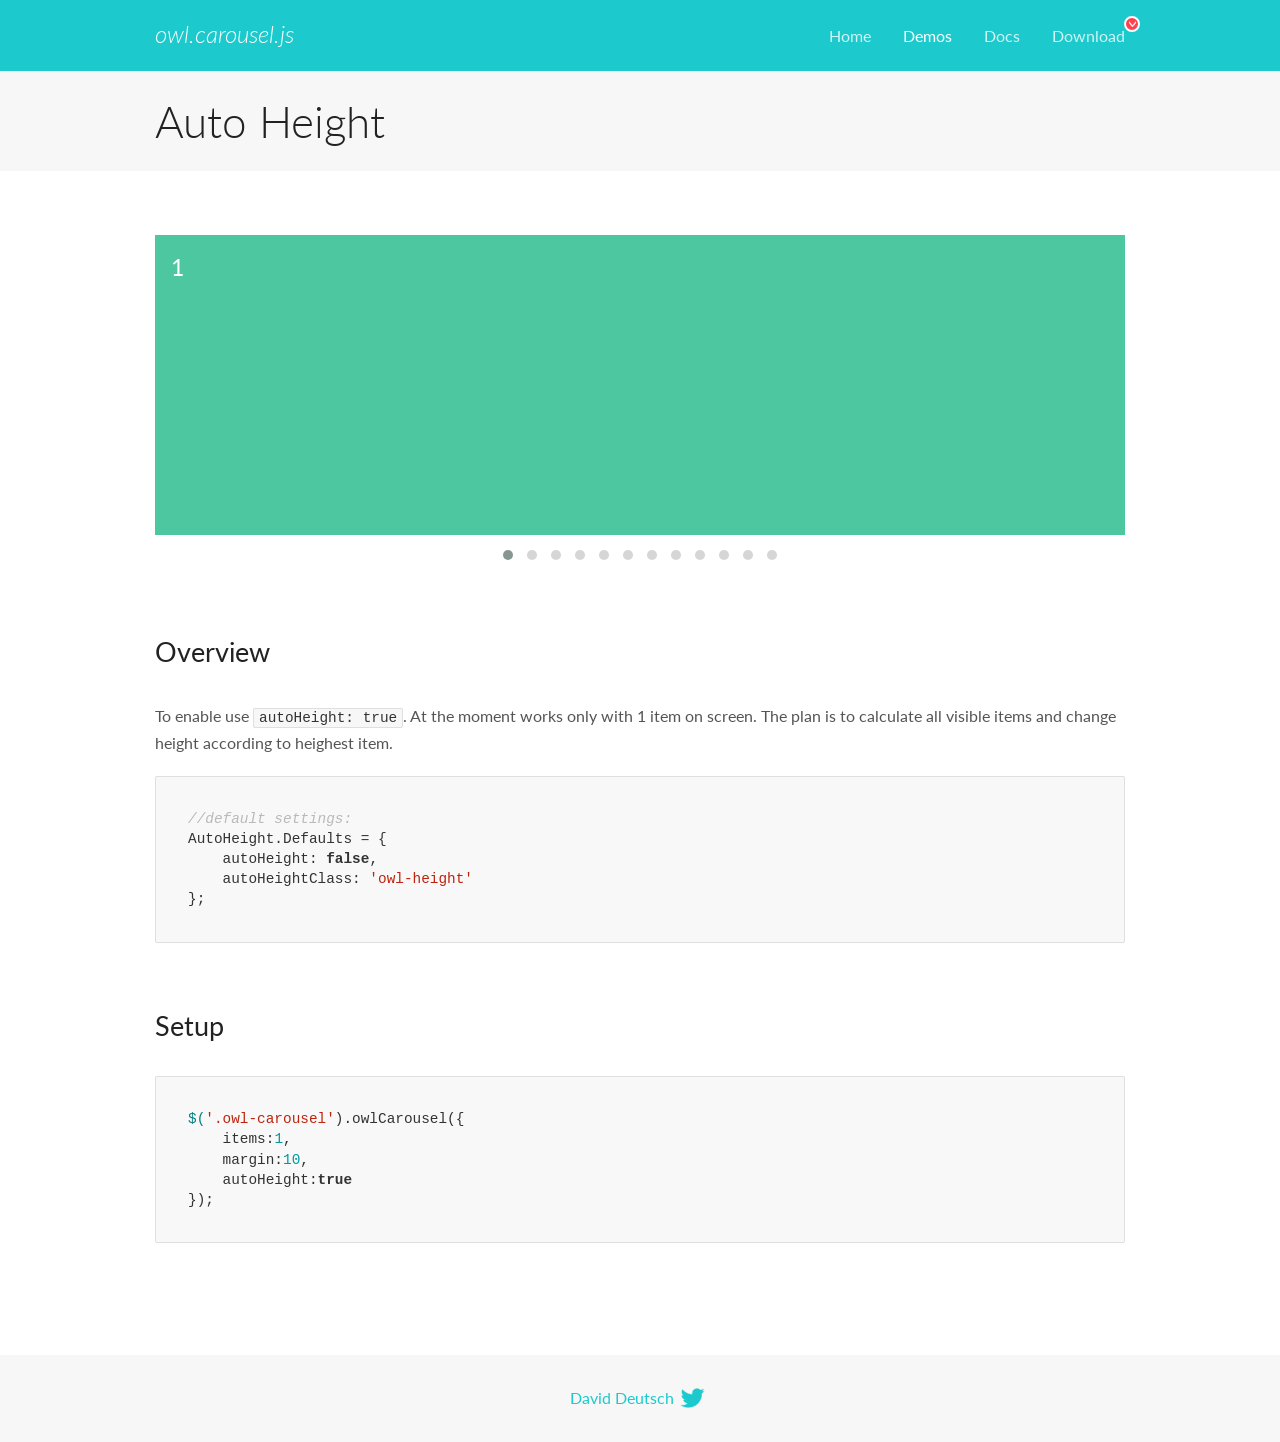
<file: js/OwlCarousel2-2.3.4/docs/demos/autoheight.html>
<!DOCTYPE html>
<html lang="en">
  <head>

    <!-- head -->
    <meta charset="utf-8">
    <meta name="msapplication-tap-highlight" content="no" />
    <meta name="viewport" content="width=device-width, initial-scale=1.0" />
    <meta name="description" content="autoHeight usage demo">
    <meta name="author" content="David Deutsch">
    <title>
      Auto Height Demo | Owl Carousel | 2.3.4
    </title>

    <!-- Stylesheets -->
    <link href='https://fonts.googleapis.com/css?family=Lato:300,400,700,400italic,300italic' rel='stylesheet' type='text/css'>
    <link rel="stylesheet" href="../assets/css/docs.theme.min.css">

    <!-- Owl Stylesheets -->
    <link rel="stylesheet" href="../assets/owlcarousel/assets/owl.carousel.min.css">
    <link rel="stylesheet" href="../assets/owlcarousel/assets/owl.theme.default.min.css">

    <!-- HTML5 shim and Respond.js IE8 support of HTML5 elements and media queries -->

    <!--[if lt IE 9]>
      <script src="https://oss.maxcdn.com/libs/html5shiv/3.7.0/html5shiv.js"></script>
      <script src="https://oss.maxcdn.com/libs/respond.js/1.3.0/respond.min.js"></script>
    <![endif]-->

    <!-- Favicons -->
    <link rel="apple-touch-icon-precomposed" sizes="144x144" href="../assets/ico/apple-touch-icon-144-precomposed.png">
    <link rel="shortcut icon" href="../assets/ico/favicon.png">
    <link rel="shortcut icon" href="favicon.ico">

    <!-- Yeah i know js should not be in header. Its required for demos.-->

    <!-- javascript -->
    <script src="../assets/vendors/jquery.min.js"></script>
    <script src="../assets/owlcarousel/owl.carousel.js"></script>
  </head>
  <body>

    <!-- header -->
    <header class="header">
      <div class="row">
        <div class="large-12 columns">
          <div class="brand left">
            <h3>
              <a href="/OwlCarousel2/">owl.carousel.js</a> 
            </h3>
          </div>
          <a id="toggle-nav" class="right">
            <span></span> <span></span> <span></span> 
          </a> 
          <div class="nav-bar">
            <ul class="clearfix">
              <li> <a href="/OwlCarousel2/index.html">Home</a>  </li>
              <li class="active">
                <a href="/OwlCarousel2/demos/demos.html">Demos</a> 
              </li>
              <li> <a href="/OwlCarousel2/docs/started-welcome.html">Docs</a>  </li>
              <li>
                <a href="https://github.com/OwlCarousel2/OwlCarousel2/archive/2.3.4.zip">Download</a> 
                <span class="download"></span> 
              </li>
            </ul>
          </div>
        </div>
      </div>
    </header>

    <!-- title -->
    <section class="title">
      <div class="row">
        <div class="large-12 columns">
          <h1>Auto Height</h1>
        </div>
      </div>
    </section>

    <!--  Demos -->
    <section id="demos">
      <div class="row">
        <div class="large-12 columns">
          <div class="owl-carousel owl-theme">
            <div class="item" style="height:300px">
              <h4>1</h4>
            </div>
            <div class="item" style="height:100px">
              <h4>2</h4>
            </div>
            <div class="item" style="height:500px">
              <h4>3</h4>
            </div>
            <div class="item" style="height:250px">
              <h4>4</h4>
            </div>
            <div class="item" style="height:400px">
              <h4>5</h4>
            </div>
            <div class="item" style="height:500px">
              <h4>6</h4>
            </div>
            <div class="item" style="height:600px">
              <h4>7</h4>
            </div>
            <div class="item" style="height:400px">
              <h4>8</h4>
            </div>
            <div class="item" style="height:300px">
              <h4>9</h4>
            </div>
            <div class="item" style="height:350px">
              <h4>10</h4>
            </div>
            <div class="item" style="height:200px">
              <h4>11</h4>
            </div>
            <div class="item" style="height:150px">
              <h4>12</h4>
            </div>
          </div>
          <h3 id="overview">Overview</h3>
          <p>To enable use <code>autoHeight: true</code>. At the moment works only with 1 item on screen. The plan is to calculate all visible items and change height according to heighest item.</p>
          <pre><code>//default settings:
AutoHeight.Defaults = {
    autoHeight: false,
    autoHeightClass: &#39;owl-height&#39;
};</code></pre>
          <h3 id="setup">Setup</h3>
          <pre><code>$(&#39;.owl-carousel&#39;).owlCarousel({
    items:1,
    margin:10,
    autoHeight:true
});</code></pre>
          <script>
            $(document).ready(function() {
              $('.owl-carousel').owlCarousel({
                items: 1,
                margin: 10,
                autoHeight: true
              });
            })
          </script>
        </div>
      </div>
    </section>

    <!-- footer -->
    <footer class="footer">
      <div class="row">
        <div class="large-12 columns">
          <h5>
            <a href="/OwlCarousel2/docs/support-contact.html">David Deutsch</a> 
            <a id="custom-tweet-button" href="https://twitter.com/share?url=https://github.com/OwlCarousel2/OwlCarousel2&text=Owl Carousel - This is so awesome! " target="_blank"></a> 
          </h5>
        </div>
      </div>
    </footer>

    <!-- vendors -->
    <script src="../assets/vendors/highlight.js"></script>
    <script src="../assets/js/app.js"></script>
  </body>
</html>
</file>
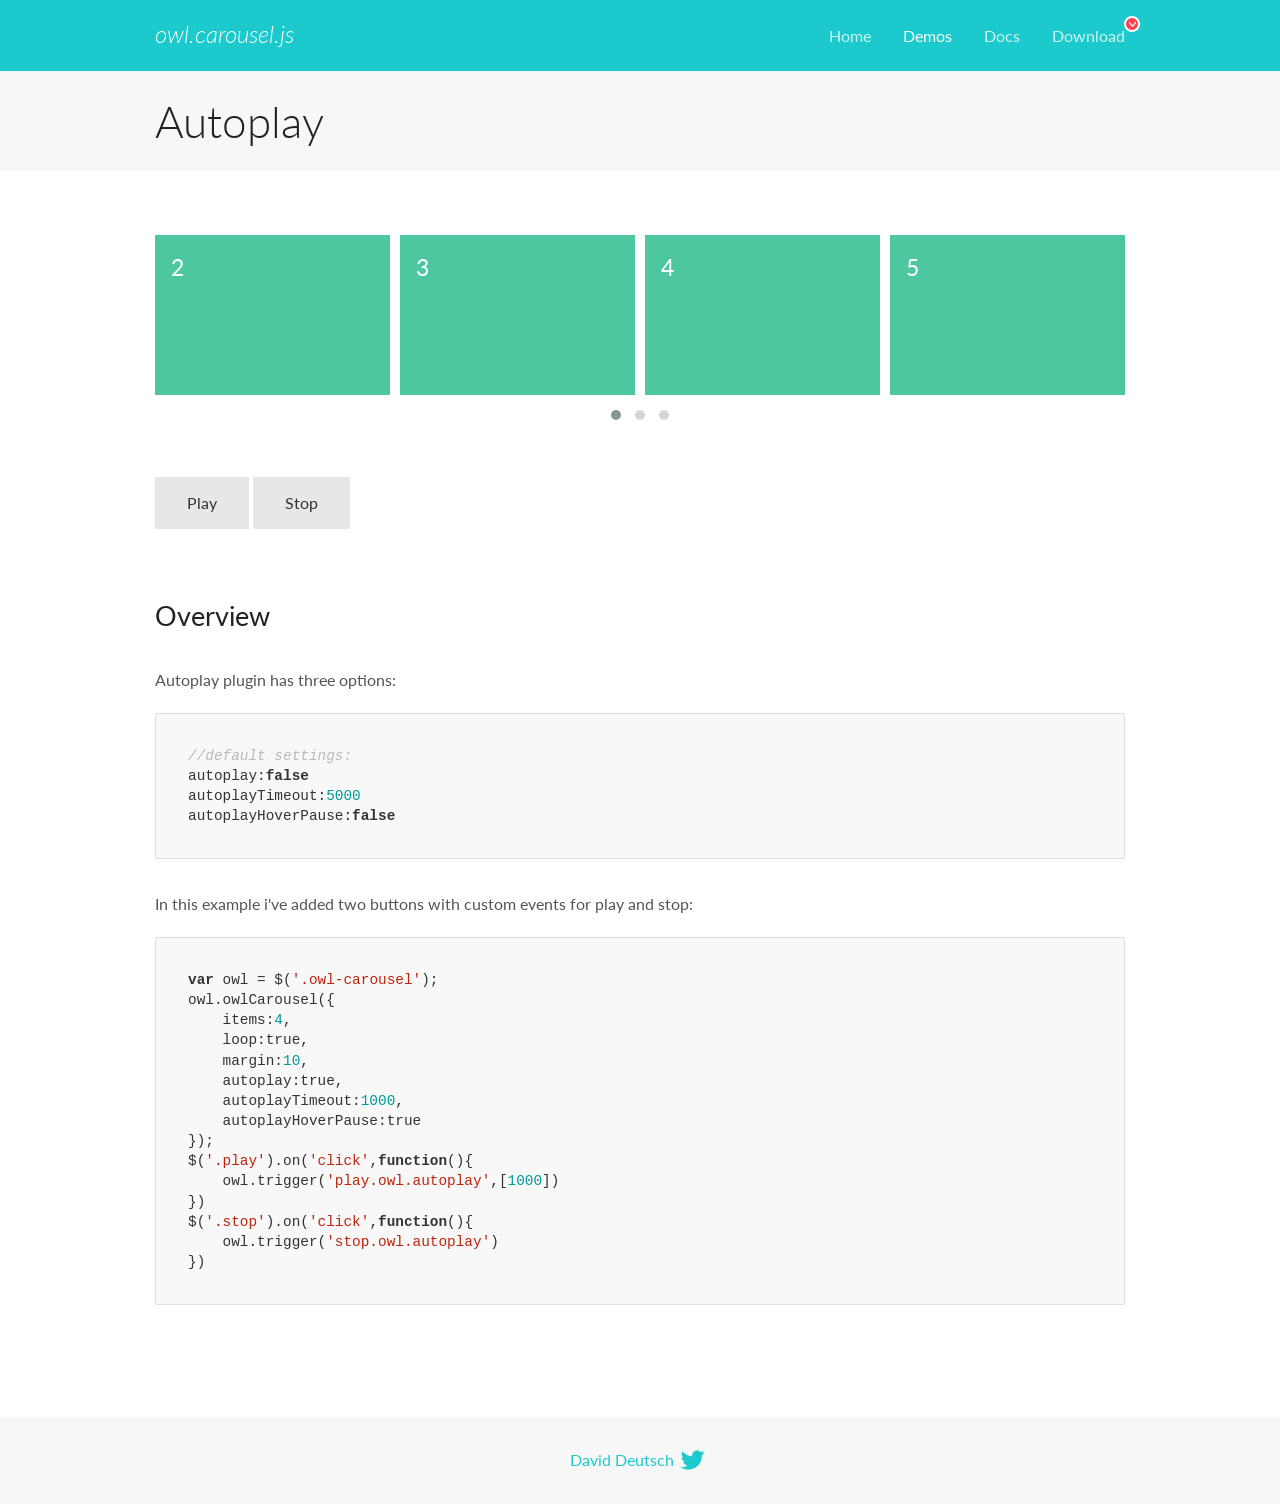
<file: js/OwlCarousel2-2.3.4/docs/demos/autoplay.html>
<!DOCTYPE html>
<html lang="en">
  <head>

    <!-- head -->
    <meta charset="utf-8">
    <meta name="msapplication-tap-highlight" content="no" />
    <meta name="viewport" content="width=device-width, initial-scale=1.0" />
    <meta name="description" content="Autoplay usage demo">
    <meta name="author" content="David Deutsch">
    <title>
      Autoplay Demo | Owl Carousel | 2.3.4
    </title>

    <!-- Stylesheets -->
    <link href='https://fonts.googleapis.com/css?family=Lato:300,400,700,400italic,300italic' rel='stylesheet' type='text/css'>
    <link rel="stylesheet" href="../assets/css/docs.theme.min.css">

    <!-- Owl Stylesheets -->
    <link rel="stylesheet" href="../assets/owlcarousel/assets/owl.carousel.min.css">
    <link rel="stylesheet" href="../assets/owlcarousel/assets/owl.theme.default.min.css">

    <!-- HTML5 shim and Respond.js IE8 support of HTML5 elements and media queries -->

    <!--[if lt IE 9]>
      <script src="https://oss.maxcdn.com/libs/html5shiv/3.7.0/html5shiv.js"></script>
      <script src="https://oss.maxcdn.com/libs/respond.js/1.3.0/respond.min.js"></script>
    <![endif]-->

    <!-- Favicons -->
    <link rel="apple-touch-icon-precomposed" sizes="144x144" href="../assets/ico/apple-touch-icon-144-precomposed.png">
    <link rel="shortcut icon" href="../assets/ico/favicon.png">
    <link rel="shortcut icon" href="favicon.ico">

    <!-- Yeah i know js should not be in header. Its required for demos.-->

    <!-- javascript -->
    <script src="../assets/vendors/jquery.min.js"></script>
    <script src="../assets/owlcarousel/owl.carousel.js"></script>
  </head>
  <body>

    <!-- header -->
    <header class="header">
      <div class="row">
        <div class="large-12 columns">
          <div class="brand left">
            <h3>
              <a href="/OwlCarousel2/">owl.carousel.js</a> 
            </h3>
          </div>
          <a id="toggle-nav" class="right">
            <span></span> <span></span> <span></span> 
          </a> 
          <div class="nav-bar">
            <ul class="clearfix">
              <li> <a href="/OwlCarousel2/index.html">Home</a>  </li>
              <li class="active">
                <a href="/OwlCarousel2/demos/demos.html">Demos</a> 
              </li>
              <li> <a href="/OwlCarousel2/docs/started-welcome.html">Docs</a>  </li>
              <li>
                <a href="https://github.com/OwlCarousel2/OwlCarousel2/archive/2.3.4.zip">Download</a> 
                <span class="download"></span> 
              </li>
            </ul>
          </div>
        </div>
      </div>
    </header>

    <!-- title -->
    <section class="title">
      <div class="row">
        <div class="large-12 columns">
          <h1>Autoplay</h1>
        </div>
      </div>
    </section>

    <!--  Demos -->
    <section id="demos">
      <div class="row">
        <div class="large-12 columns">
          <div class="owl-carousel owl-theme">
            <div class="item">
              <h4>1</h4>
            </div>
            <div class="item">
              <h4>2</h4>
            </div>
            <div class="item">
              <h4>3</h4>
            </div>
            <div class="item">
              <h4>4</h4>
            </div>
            <div class="item">
              <h4>5</h4>
            </div>
            <div class="item">
              <h4>6</h4>
            </div>
            <div class="item">
              <h4>7</h4>
            </div>
            <div class="item">
              <h4>8</h4>
            </div>
            <div class="item">
              <h4>9</h4>
            </div>
            <div class="item">
              <h4>10</h4>
            </div>
            <div class="item">
              <h4>11</h4>
            </div>
            <div class="item">
              <h4>12</h4>
            </div>
          </div>
          <a class="button secondary play">Play</a> 
          <a class="button secondary stop">Stop</a> 
          <h3 id="overview">Overview</h3>
          <p>Autoplay plugin has three options:</p>
          <pre><code>//default settings:
autoplay:false
autoplayTimeout:5000
autoplayHoverPause:false</code></pre>
          <p>In this example i&#39;ve added two buttons with custom events for play and stop:</p>
          <pre><code>var owl = $(&#39;.owl-carousel&#39;);
owl.owlCarousel({
    items:4,
    loop:true,
    margin:10,
    autoplay:true,
    autoplayTimeout:1000,
    autoplayHoverPause:true
});
$(&#39;.play&#39;).on(&#39;click&#39;,function(){
    owl.trigger(&#39;play.owl.autoplay&#39;,[1000])
})
$(&#39;.stop&#39;).on(&#39;click&#39;,function(){
    owl.trigger(&#39;stop.owl.autoplay&#39;)
})</code></pre>
          <script>
            $(document).ready(function() {
              var owl = $('.owl-carousel');
              owl.owlCarousel({
                items: 4,
                loop: true,
                margin: 10,
                autoplay: true,
                autoplayTimeout: 1000,
                autoplayHoverPause: true
              });
              $('.play').on('click', function() {
                owl.trigger('play.owl.autoplay', [1000])
              })
              $('.stop').on('click', function() {
                owl.trigger('stop.owl.autoplay')
              })
            })
          </script>
        </div>
      </div>
    </section>

    <!-- footer -->
    <footer class="footer">
      <div class="row">
        <div class="large-12 columns">
          <h5>
            <a href="/OwlCarousel2/docs/support-contact.html">David Deutsch</a> 
            <a id="custom-tweet-button" href="https://twitter.com/share?url=https://github.com/OwlCarousel2/OwlCarousel2&text=Owl Carousel - This is so awesome! " target="_blank"></a> 
          </h5>
        </div>
      </div>
    </footer>

    <!-- vendors -->
    <script src="../assets/vendors/highlight.js"></script>
    <script src="../assets/js/app.js"></script>
  </body>
</html>
</file>
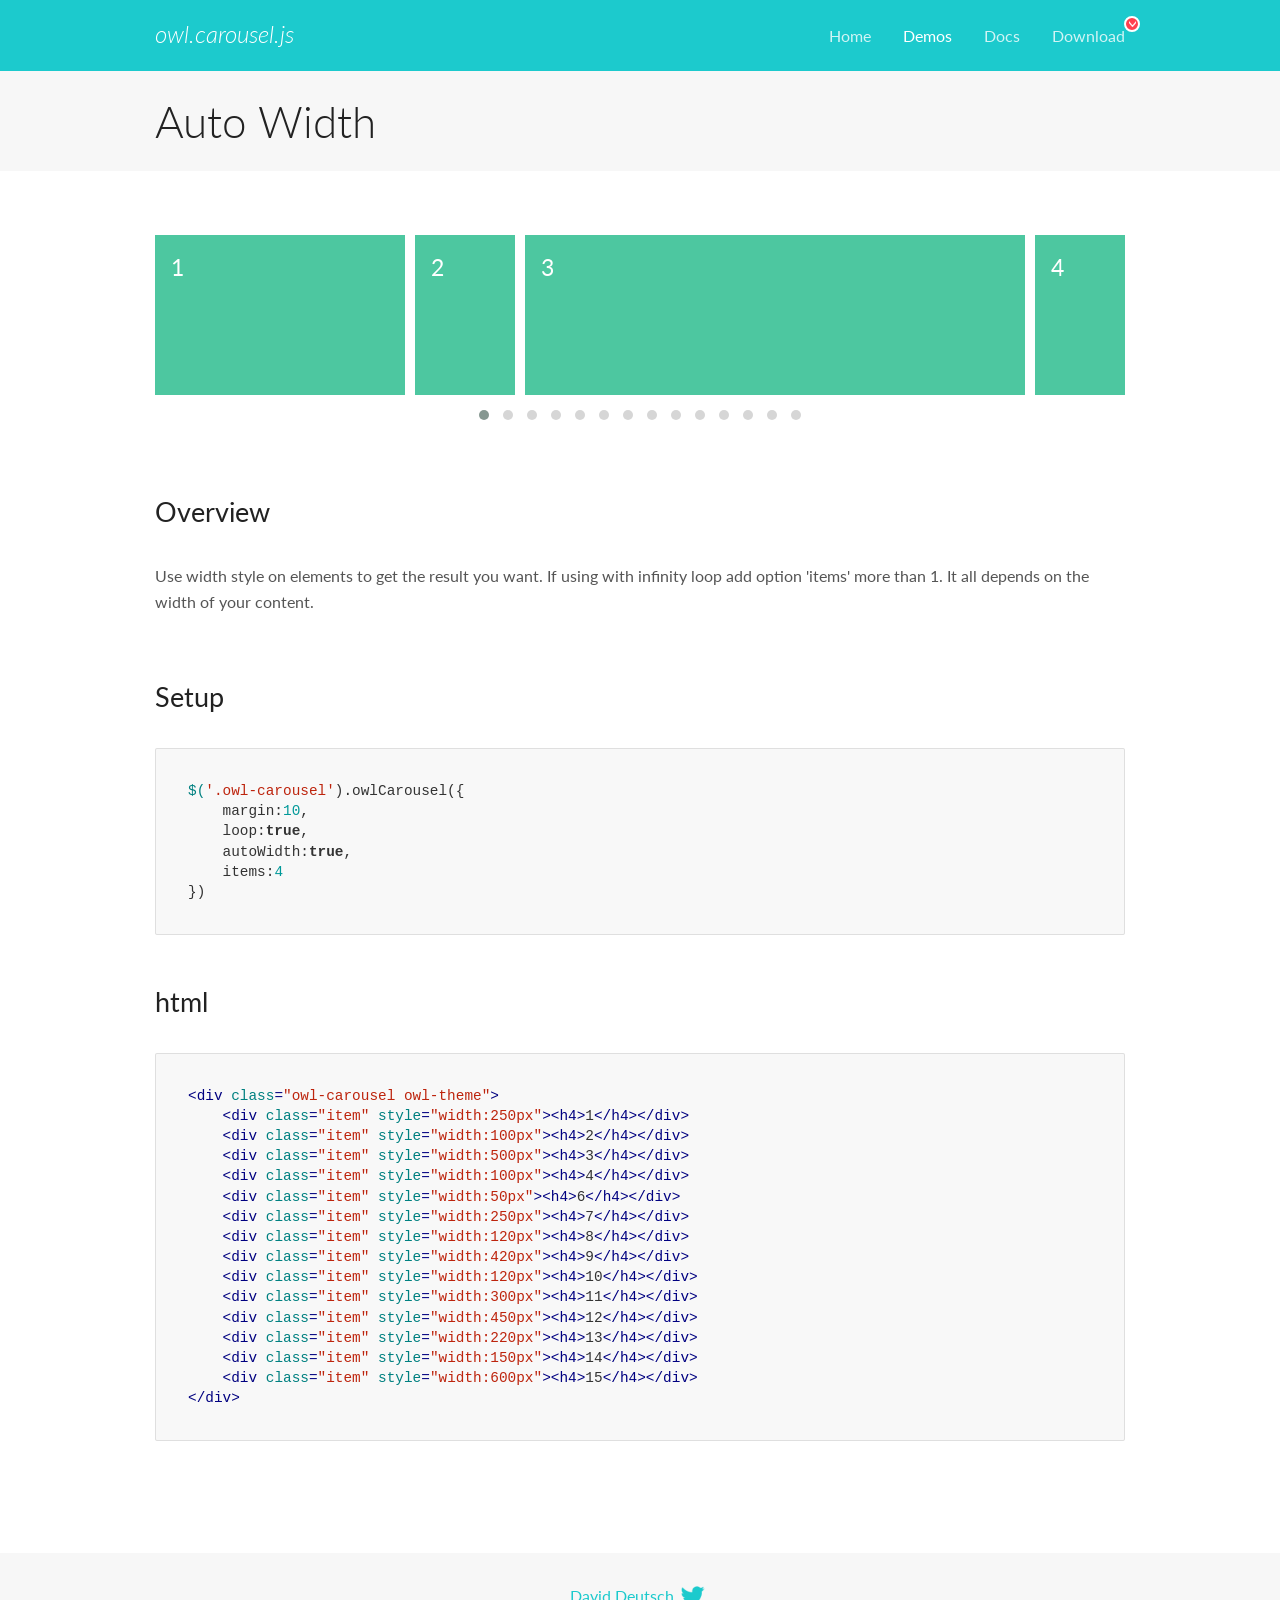
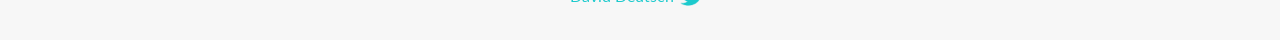
<file: js/OwlCarousel2-2.3.4/docs/demos/autowidth.html>
<!DOCTYPE html>
<html lang="en">
  <head>

    <!-- head -->
    <meta charset="utf-8">
    <meta name="msapplication-tap-highlight" content="no" />
    <meta name="viewport" content="width=device-width, initial-scale=1.0" />
    <meta name="description" content="Auto Width">
    <meta name="author" content="David Deutsch">
    <title>
      Auto Width Demo | Owl Carousel | 2.3.4
    </title>

    <!-- Stylesheets -->
    <link href='https://fonts.googleapis.com/css?family=Lato:300,400,700,400italic,300italic' rel='stylesheet' type='text/css'>
    <link rel="stylesheet" href="../assets/css/docs.theme.min.css">

    <!-- Owl Stylesheets -->
    <link rel="stylesheet" href="../assets/owlcarousel/assets/owl.carousel.min.css">
    <link rel="stylesheet" href="../assets/owlcarousel/assets/owl.theme.default.min.css">

    <!-- HTML5 shim and Respond.js IE8 support of HTML5 elements and media queries -->

    <!--[if lt IE 9]>
      <script src="https://oss.maxcdn.com/libs/html5shiv/3.7.0/html5shiv.js"></script>
      <script src="https://oss.maxcdn.com/libs/respond.js/1.3.0/respond.min.js"></script>
    <![endif]-->

    <!-- Favicons -->
    <link rel="apple-touch-icon-precomposed" sizes="144x144" href="../assets/ico/apple-touch-icon-144-precomposed.png">
    <link rel="shortcut icon" href="../assets/ico/favicon.png">
    <link rel="shortcut icon" href="favicon.ico">

    <!-- Yeah i know js should not be in header. Its required for demos.-->

    <!-- javascript -->
    <script src="../assets/vendors/jquery.min.js"></script>
    <script src="../assets/owlcarousel/owl.carousel.js"></script>
  </head>
  <body>

    <!-- header -->
    <header class="header">
      <div class="row">
        <div class="large-12 columns">
          <div class="brand left">
            <h3>
              <a href="/OwlCarousel2/">owl.carousel.js</a> 
            </h3>
          </div>
          <a id="toggle-nav" class="right">
            <span></span> <span></span> <span></span> 
          </a> 
          <div class="nav-bar">
            <ul class="clearfix">
              <li> <a href="/OwlCarousel2/index.html">Home</a>  </li>
              <li class="active">
                <a href="/OwlCarousel2/demos/demos.html">Demos</a> 
              </li>
              <li> <a href="/OwlCarousel2/docs/started-welcome.html">Docs</a>  </li>
              <li>
                <a href="https://github.com/OwlCarousel2/OwlCarousel2/archive/2.3.4.zip">Download</a> 
                <span class="download"></span> 
              </li>
            </ul>
          </div>
        </div>
      </div>
    </header>

    <!-- title -->
    <section class="title">
      <div class="row">
        <div class="large-12 columns">
          <h1>Auto Width</h1>
        </div>
      </div>
    </section>

    <!--  Demos -->
    <section id="demos">
      <div class="row">
        <div class="large-12 columns">
          <div class="owl-carousel owl-theme">
            <div class="item" style="width:250px">
              <h4>1</h4>
            </div>
            <div class="item" style="width:100px">
              <h4>2</h4>
            </div>
            <div class="item" style="width:500px">
              <h4>3</h4>
            </div>
            <div class="item" style="width:100px">
              <h4>4</h4>
            </div>
            <div class="item" style="width:50px">
              <h4>6</h4>
            </div>
            <div class="item" style="width:250px">
              <h4>7</h4>
            </div>
            <div class="item" style="width:120px">
              <h4>8</h4>
            </div>
            <div class="item" style="width:420px">
              <h4>9</h4>
            </div>
            <div class="item" style="width:120px">
              <h4>10</h4>
            </div>
            <div class="item" style="width:300px">
              <h4>11</h4>
            </div>
            <div class="item" style="width:450px">
              <h4>12</h4>
            </div>
            <div class="item" style="width:220px">
              <h4>13</h4>
            </div>
            <div class="item" style="width:150px">
              <h4>14</h4>
            </div>
            <div class="item" style="width:600px">
              <h4>15</h4>
            </div>
          </div>
          <h3 id="overview">Overview</h3>
          <p>Use width style on elements to get the result you want. If using with infinity loop add option &#39;items&#39; more than 1. It all depends on the width of your content.</p>
          <h3 id="setup">Setup</h3>
          <pre><code>$(&#39;.owl-carousel&#39;).owlCarousel({
    margin:10,
    loop:true,
    autoWidth:true,
    items:4
})</code></pre>
          <h3 id="html">html</h3>
          <pre><code>&lt;div class=&quot;owl-carousel owl-theme&quot;&gt;
    &lt;div class=&quot;item&quot; style=&quot;width:250px&quot;&gt;&lt;h4&gt;1&lt;/h4&gt;&lt;/div&gt;
    &lt;div class=&quot;item&quot; style=&quot;width:100px&quot;&gt;&lt;h4&gt;2&lt;/h4&gt;&lt;/div&gt;
    &lt;div class=&quot;item&quot; style=&quot;width:500px&quot;&gt;&lt;h4&gt;3&lt;/h4&gt;&lt;/div&gt;
    &lt;div class=&quot;item&quot; style=&quot;width:100px&quot;&gt;&lt;h4&gt;4&lt;/h4&gt;&lt;/div&gt;
    &lt;div class=&quot;item&quot; style=&quot;width:50px&quot;&gt;&lt;h4&gt;6&lt;/h4&gt;&lt;/div&gt;
    &lt;div class=&quot;item&quot; style=&quot;width:250px&quot;&gt;&lt;h4&gt;7&lt;/h4&gt;&lt;/div&gt;
    &lt;div class=&quot;item&quot; style=&quot;width:120px&quot;&gt;&lt;h4&gt;8&lt;/h4&gt;&lt;/div&gt;
    &lt;div class=&quot;item&quot; style=&quot;width:420px&quot;&gt;&lt;h4&gt;9&lt;/h4&gt;&lt;/div&gt;
    &lt;div class=&quot;item&quot; style=&quot;width:120px&quot;&gt;&lt;h4&gt;10&lt;/h4&gt;&lt;/div&gt;
    &lt;div class=&quot;item&quot; style=&quot;width:300px&quot;&gt;&lt;h4&gt;11&lt;/h4&gt;&lt;/div&gt;
    &lt;div class=&quot;item&quot; style=&quot;width:450px&quot;&gt;&lt;h4&gt;12&lt;/h4&gt;&lt;/div&gt;
    &lt;div class=&quot;item&quot; style=&quot;width:220px&quot;&gt;&lt;h4&gt;13&lt;/h4&gt;&lt;/div&gt;
    &lt;div class=&quot;item&quot; style=&quot;width:150px&quot;&gt;&lt;h4&gt;14&lt;/h4&gt;&lt;/div&gt;
    &lt;div class=&quot;item&quot; style=&quot;width:600px&quot;&gt;&lt;h4&gt;15&lt;/h4&gt;&lt;/div&gt;
&lt;/div&gt;</code></pre>
          <script>
            $(document).ready(function() {
              $('.owl-carousel').owlCarousel({
                margin: 10,
                loop: true,
                autoWidth: true,
                items: 4
              })
            })
          </script>
        </div>
      </div>
    </section>

    <!-- footer -->
    <footer class="footer">
      <div class="row">
        <div class="large-12 columns">
          <h5>
            <a href="/OwlCarousel2/docs/support-contact.html">David Deutsch</a> 
            <a id="custom-tweet-button" href="https://twitter.com/share?url=https://github.com/OwlCarousel2/OwlCarousel2&text=Owl Carousel - This is so awesome! " target="_blank"></a> 
          </h5>
        </div>
      </div>
    </footer>

    <!-- vendors -->
    <script src="../assets/vendors/highlight.js"></script>
    <script src="../assets/js/app.js"></script>
  </body>
</html>
</file>
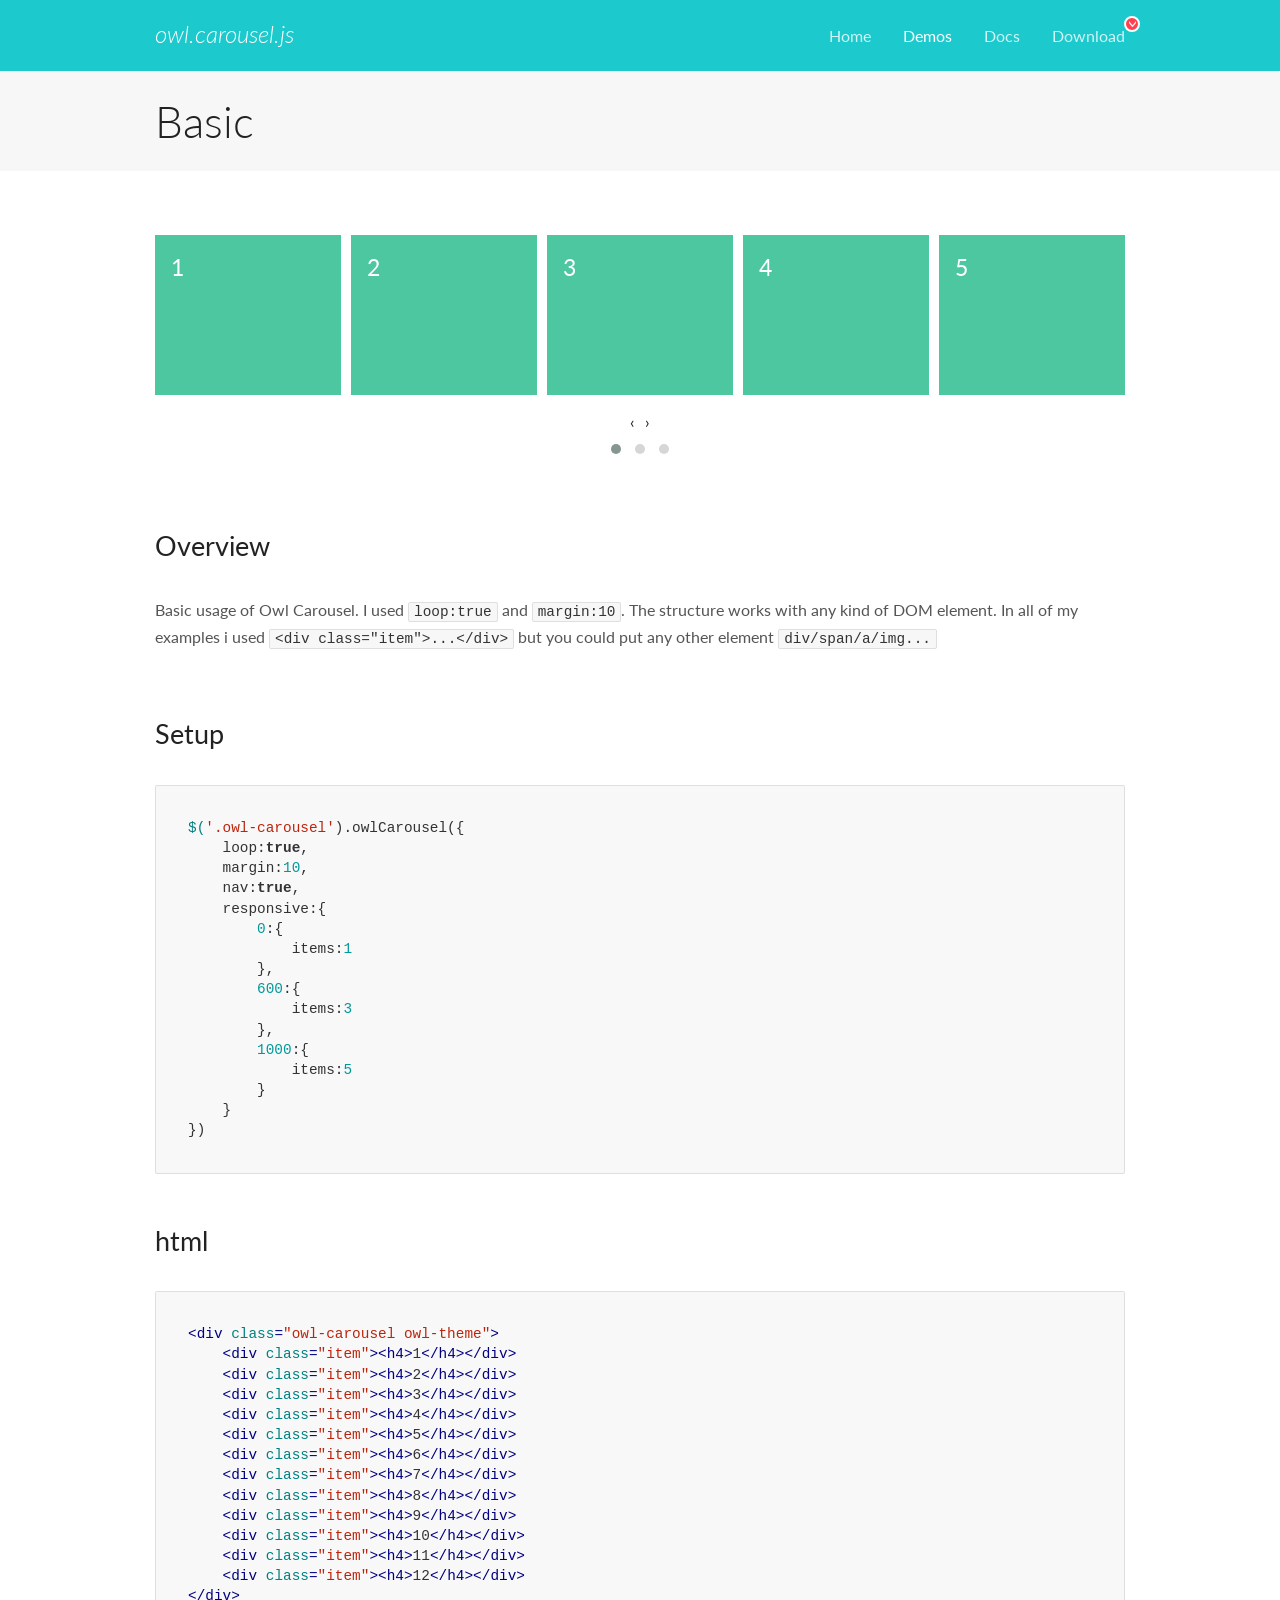
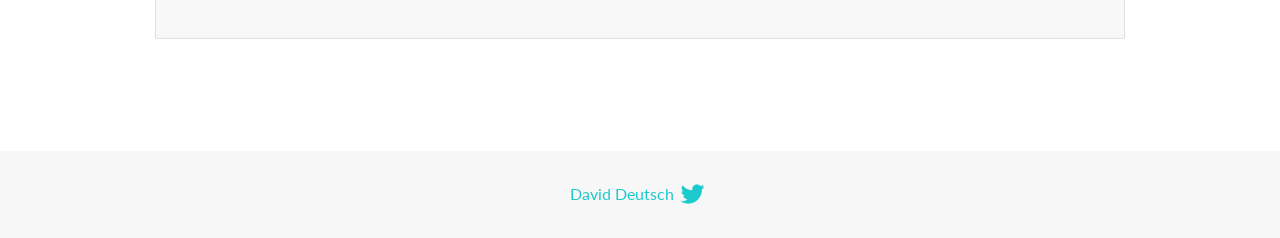
<file: js/OwlCarousel2-2.3.4/docs/demos/basic.html>
<!DOCTYPE html>
<html lang="en">
  <head>

    <!-- head -->
    <meta charset="utf-8">
    <meta name="msapplication-tap-highlight" content="no" />
    <meta name="viewport" content="width=device-width, initial-scale=1.0" />
    <meta name="description" content="Basic usage demo">
    <meta name="author" content="David Deutsch">
    <title>
      Basic Demo | Owl Carousel | 2.3.4
    </title>

    <!-- Stylesheets -->
    <link href='https://fonts.googleapis.com/css?family=Lato:300,400,700,400italic,300italic' rel='stylesheet' type='text/css'>
    <link rel="stylesheet" href="../assets/css/docs.theme.min.css">

    <!-- Owl Stylesheets -->
    <link rel="stylesheet" href="../assets/owlcarousel/assets/owl.carousel.min.css">
    <link rel="stylesheet" href="../assets/owlcarousel/assets/owl.theme.default.min.css">

    <!-- HTML5 shim and Respond.js IE8 support of HTML5 elements and media queries -->

    <!--[if lt IE 9]>
      <script src="https://oss.maxcdn.com/libs/html5shiv/3.7.0/html5shiv.js"></script>
      <script src="https://oss.maxcdn.com/libs/respond.js/1.3.0/respond.min.js"></script>
    <![endif]-->

    <!-- Favicons -->
    <link rel="apple-touch-icon-precomposed" sizes="144x144" href="../assets/ico/apple-touch-icon-144-precomposed.png">
    <link rel="shortcut icon" href="../assets/ico/favicon.png">
    <link rel="shortcut icon" href="favicon.ico">

    <!-- Yeah i know js should not be in header. Its required for demos.-->

    <!-- javascript -->
    <script src="../assets/vendors/jquery.min.js"></script>
    <script src="../assets/owlcarousel/owl.carousel.js"></script>
  </head>
  <body>

    <!-- header -->
    <header class="header">
      <div class="row">
        <div class="large-12 columns">
          <div class="brand left">
            <h3>
              <a href="/OwlCarousel2/">owl.carousel.js</a> 
            </h3>
          </div>
          <a id="toggle-nav" class="right">
            <span></span> <span></span> <span></span> 
          </a> 
          <div class="nav-bar">
            <ul class="clearfix">
              <li> <a href="/OwlCarousel2/index.html">Home</a>  </li>
              <li class="active">
                <a href="/OwlCarousel2/demos/demos.html">Demos</a> 
              </li>
              <li> <a href="/OwlCarousel2/docs/started-welcome.html">Docs</a>  </li>
              <li>
                <a href="https://github.com/OwlCarousel2/OwlCarousel2/archive/2.3.4.zip">Download</a> 
                <span class="download"></span> 
              </li>
            </ul>
          </div>
        </div>
      </div>
    </header>

    <!-- title -->
    <section class="title">
      <div class="row">
        <div class="large-12 columns">
          <h1>Basic</h1>
        </div>
      </div>
    </section>

    <!--  Demos -->
    <section id="demos">
      <div class="row">
        <div class="large-12 columns">
          <div class="owl-carousel owl-theme">
            <div class="item">
              <h4>1</h4>
            </div>
            <div class="item">
              <h4>2</h4>
            </div>
            <div class="item">
              <h4>3</h4>
            </div>
            <div class="item">
              <h4>4</h4>
            </div>
            <div class="item">
              <h4>5</h4>
            </div>
            <div class="item">
              <h4>6</h4>
            </div>
            <div class="item">
              <h4>7</h4>
            </div>
            <div class="item">
              <h4>8</h4>
            </div>
            <div class="item">
              <h4>9</h4>
            </div>
            <div class="item">
              <h4>10</h4>
            </div>
            <div class="item">
              <h4>11</h4>
            </div>
            <div class="item">
              <h4>12</h4>
            </div>
          </div>
          <h3 id="overview">Overview</h3>
          <p>Basic usage of Owl Carousel. I used <code>loop:true</code> and <code>margin:10</code>. The structure works with any kind of DOM element. In all of my examples i used <code>&lt;div class=&quot;item&quot;&gt;...&lt;/div&gt;</code> but you could
            put any other element <code>div/span/a/img...</code></p>
          <h3 id="setup">Setup</h3>
          <pre><code>$(&#39;.owl-carousel&#39;).owlCarousel({
    loop:true,
    margin:10,
    nav:true,
    responsive:{
        0:{
            items:1
        },
        600:{
            items:3
        },
        1000:{
            items:5
        }
    }
})</code></pre>
          <h3 id="html">html</h3>
          <pre><code>&lt;div class=&quot;owl-carousel owl-theme&quot;&gt;
    &lt;div class=&quot;item&quot;&gt;&lt;h4&gt;1&lt;/h4&gt;&lt;/div&gt;
    &lt;div class=&quot;item&quot;&gt;&lt;h4&gt;2&lt;/h4&gt;&lt;/div&gt;
    &lt;div class=&quot;item&quot;&gt;&lt;h4&gt;3&lt;/h4&gt;&lt;/div&gt;
    &lt;div class=&quot;item&quot;&gt;&lt;h4&gt;4&lt;/h4&gt;&lt;/div&gt;
    &lt;div class=&quot;item&quot;&gt;&lt;h4&gt;5&lt;/h4&gt;&lt;/div&gt;
    &lt;div class=&quot;item&quot;&gt;&lt;h4&gt;6&lt;/h4&gt;&lt;/div&gt;
    &lt;div class=&quot;item&quot;&gt;&lt;h4&gt;7&lt;/h4&gt;&lt;/div&gt;
    &lt;div class=&quot;item&quot;&gt;&lt;h4&gt;8&lt;/h4&gt;&lt;/div&gt;
    &lt;div class=&quot;item&quot;&gt;&lt;h4&gt;9&lt;/h4&gt;&lt;/div&gt;
    &lt;div class=&quot;item&quot;&gt;&lt;h4&gt;10&lt;/h4&gt;&lt;/div&gt;
    &lt;div class=&quot;item&quot;&gt;&lt;h4&gt;11&lt;/h4&gt;&lt;/div&gt;
    &lt;div class=&quot;item&quot;&gt;&lt;h4&gt;12&lt;/h4&gt;&lt;/div&gt;
&lt;/div&gt;</code></pre>
          <script>
            $(document).ready(function() {
              var owl = $('.owl-carousel');
              owl.owlCarousel({
                margin: 10,
                nav: true,
                loop: true,
                responsive: {
                  0: {
                    items: 1
                  },
                  600: {
                    items: 3
                  },
                  1000: {
                    items: 5
                  }
                }
              })
            })
          </script>
        </div>
      </div>
    </section>

    <!-- footer -->
    <footer class="footer">
      <div class="row">
        <div class="large-12 columns">
          <h5>
            <a href="/OwlCarousel2/docs/support-contact.html">David Deutsch</a> 
            <a id="custom-tweet-button" href="https://twitter.com/share?url=https://github.com/OwlCarousel2/OwlCarousel2&text=Owl Carousel - This is so awesome! " target="_blank"></a> 
          </h5>
        </div>
      </div>
    </footer>

    <!-- vendors -->
    <script src="../assets/vendors/highlight.js"></script>
    <script src="../assets/js/app.js"></script>
  </body>
</html>
</file>
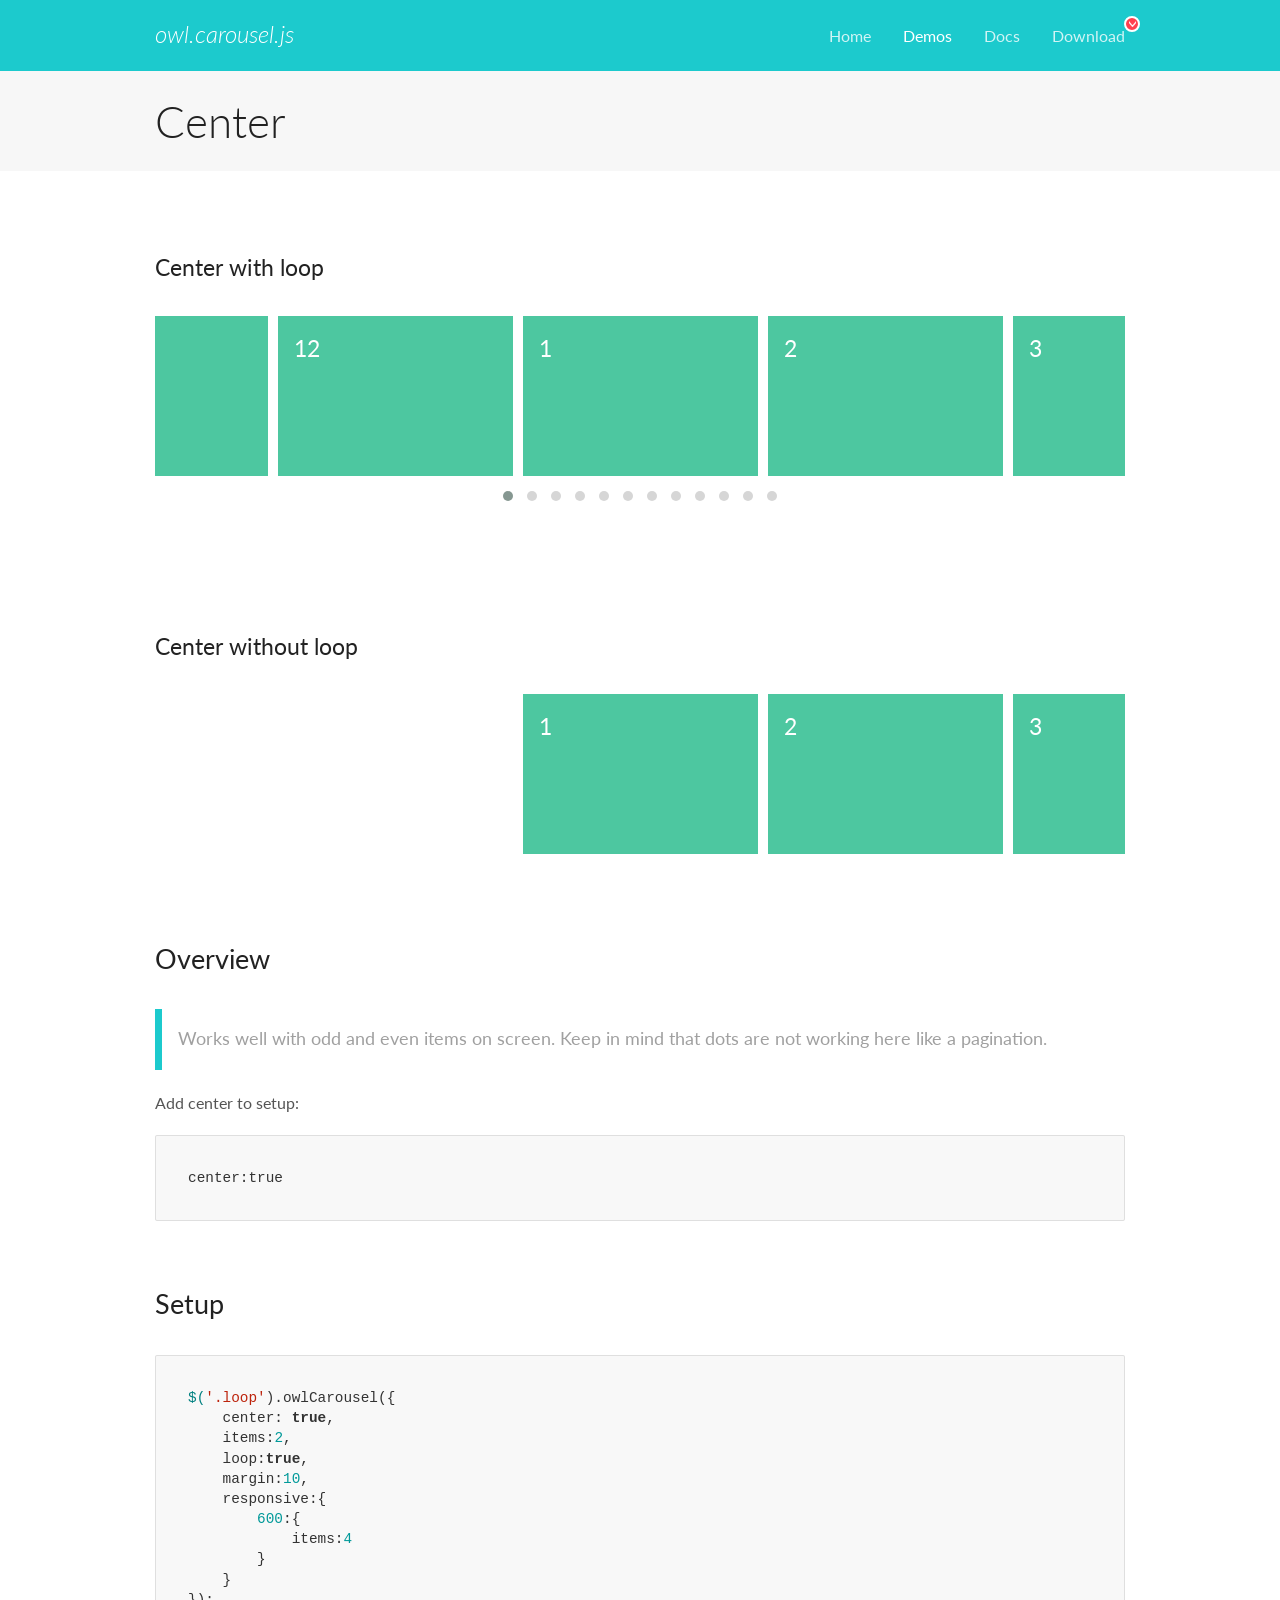
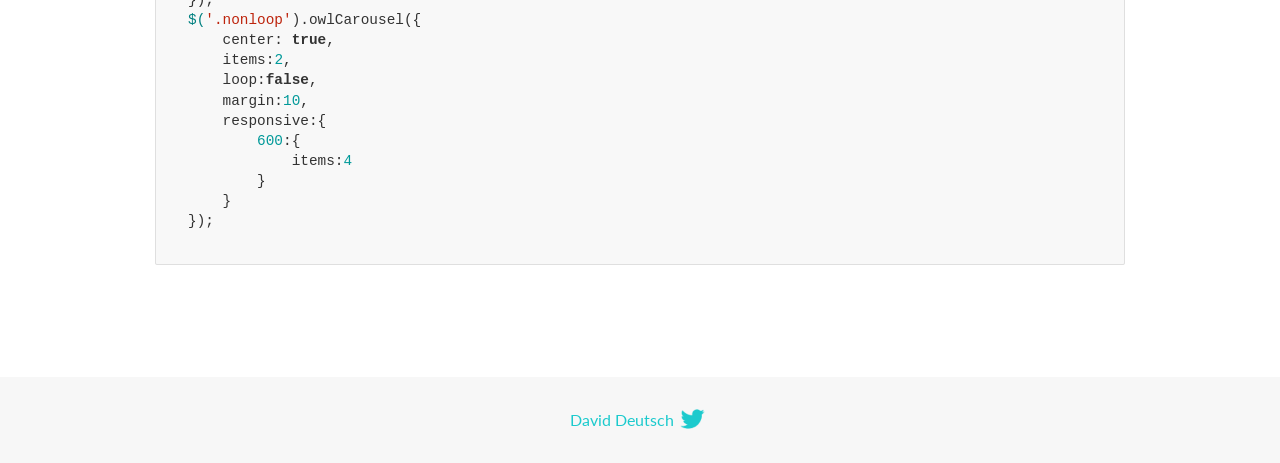
<file: js/OwlCarousel2-2.3.4/docs/demos/center.html>
<!DOCTYPE html>
<html lang="en">
  <head>

    <!-- head -->
    <meta charset="utf-8">
    <meta name="msapplication-tap-highlight" content="no" />
    <meta name="viewport" content="width=device-width, initial-scale=1.0" />
    <meta name="description" content="Center carousel">
    <meta name="author" content="David Deutsch">
    <title>
      Center Demo | Owl Carousel | 2.3.4
    </title>

    <!-- Stylesheets -->
    <link href='https://fonts.googleapis.com/css?family=Lato:300,400,700,400italic,300italic' rel='stylesheet' type='text/css'>
    <link rel="stylesheet" href="../assets/css/docs.theme.min.css">

    <!-- Owl Stylesheets -->
    <link rel="stylesheet" href="../assets/owlcarousel/assets/owl.carousel.min.css">
    <link rel="stylesheet" href="../assets/owlcarousel/assets/owl.theme.default.min.css">

    <!-- HTML5 shim and Respond.js IE8 support of HTML5 elements and media queries -->

    <!--[if lt IE 9]>
      <script src="https://oss.maxcdn.com/libs/html5shiv/3.7.0/html5shiv.js"></script>
      <script src="https://oss.maxcdn.com/libs/respond.js/1.3.0/respond.min.js"></script>
    <![endif]-->

    <!-- Favicons -->
    <link rel="apple-touch-icon-precomposed" sizes="144x144" href="../assets/ico/apple-touch-icon-144-precomposed.png">
    <link rel="shortcut icon" href="../assets/ico/favicon.png">
    <link rel="shortcut icon" href="favicon.ico">

    <!-- Yeah i know js should not be in header. Its required for demos.-->

    <!-- javascript -->
    <script src="../assets/vendors/jquery.min.js"></script>
    <script src="../assets/owlcarousel/owl.carousel.js"></script>
  </head>
  <body>

    <!-- header -->
    <header class="header">
      <div class="row">
        <div class="large-12 columns">
          <div class="brand left">
            <h3>
              <a href="/OwlCarousel2/">owl.carousel.js</a> 
            </h3>
          </div>
          <a id="toggle-nav" class="right">
            <span></span> <span></span> <span></span> 
          </a> 
          <div class="nav-bar">
            <ul class="clearfix">
              <li> <a href="/OwlCarousel2/index.html">Home</a>  </li>
              <li class="active">
                <a href="/OwlCarousel2/demos/demos.html">Demos</a> 
              </li>
              <li> <a href="/OwlCarousel2/docs/started-welcome.html">Docs</a>  </li>
              <li>
                <a href="https://github.com/OwlCarousel2/OwlCarousel2/archive/2.3.4.zip">Download</a> 
                <span class="download"></span> 
              </li>
            </ul>
          </div>
        </div>
      </div>
    </header>

    <!-- title -->
    <section class="title">
      <div class="row">
        <div class="large-12 columns">
          <h1>Center</h1>
        </div>
      </div>
    </section>

    <!--  Demos -->
    <section id="demos">
      <div class="row">
        <div class="large-12 columns">
          <h4 id="center-with-loop">Center with loop</h4>
          <div class="loop owl-carousel owl-theme">
            <div class="item">
              <h4>1</h4>
            </div>
            <div class="item">
              <h4>2</h4>
            </div>
            <div class="item">
              <h4>3</h4>
            </div>
            <div class="item">
              <h4>4</h4>
            </div>
            <div class="item">
              <h4>5</h4>
            </div>
            <div class="item">
              <h4>6</h4>
            </div>
            <div class="item">
              <h4>7</h4>
            </div>
            <div class="item">
              <h4>8</h4>
            </div>
            <div class="item">
              <h4>9</h4>
            </div>
            <div class="item">
              <h4>10</h4>
            </div>
            <div class="item">
              <h4>11</h4>
            </div>
            <div class="item">
              <h4>12</h4>
            </div>
          </div>
          <br>
          <h4 id="center-without-loop">Center without loop</h4>
          <div class="nonloop owl-carousel">
            <div class="item">
              <h4>1</h4>
            </div>
            <div class="item">
              <h4>2</h4>
            </div>
            <div class="item">
              <h4>3</h4>
            </div>
            <div class="item">
              <h4>4</h4>
            </div>
            <div class="item">
              <h4>5</h4>
            </div>
            <div class="item">
              <h4>6</h4>
            </div>
            <div class="item">
              <h4>7</h4>
            </div>
            <div class="item">
              <h4>8</h4>
            </div>
            <div class="item">
              <h4>9</h4>
            </div>
            <div class="item">
              <h4>10</h4>
            </div>
            <div class="item">
              <h4>11</h4>
            </div>
            <div class="item">
              <h4>12</h4>
            </div>
          </div>
          <h3 id="overview">Overview</h3>
          <blockquote>
            <p>Works well with odd and even items on screen. Keep in mind that dots are not working here like a pagination.</p>
          </blockquote>
          <p>Add center to setup:</p>
          <pre><code>center:true</code></pre>
          <h3 id="setup">Setup</h3>
          <pre><code>$(&#39;.loop&#39;).owlCarousel({
    center: true,
    items:2,
    loop:true,
    margin:10,
    responsive:{
        600:{
            items:4
        }
    }
});
$(&#39;.nonloop&#39;).owlCarousel({
    center: true,
    items:2,
    loop:false,
    margin:10,
    responsive:{
        600:{
            items:4
        }
    }
});</code></pre>
          <script>
            jQuery(document).ready(function($) {
              $('.loop').owlCarousel({
                center: true,
                items: 2,
                loop: true,
                margin: 10,
                responsive: {
                  600: {
                    items: 4
                  }
                }
              });
              $('.nonloop').owlCarousel({
                center: true,
                items: 2,
                loop: false,
                margin: 10,
                responsive: {
                  600: {
                    items: 4
                  }
                }
              });
            });
          </script>
        </div>
      </div>
    </section>

    <!-- footer -->
    <footer class="footer">
      <div class="row">
        <div class="large-12 columns">
          <h5>
            <a href="/OwlCarousel2/docs/support-contact.html">David Deutsch</a> 
            <a id="custom-tweet-button" href="https://twitter.com/share?url=https://github.com/OwlCarousel2/OwlCarousel2&text=Owl Carousel - This is so awesome! " target="_blank"></a> 
          </h5>
        </div>
      </div>
    </footer>

    <!-- vendors -->
    <script src="../assets/vendors/highlight.js"></script>
    <script src="../assets/js/app.js"></script>
  </body>
</html>
</file>
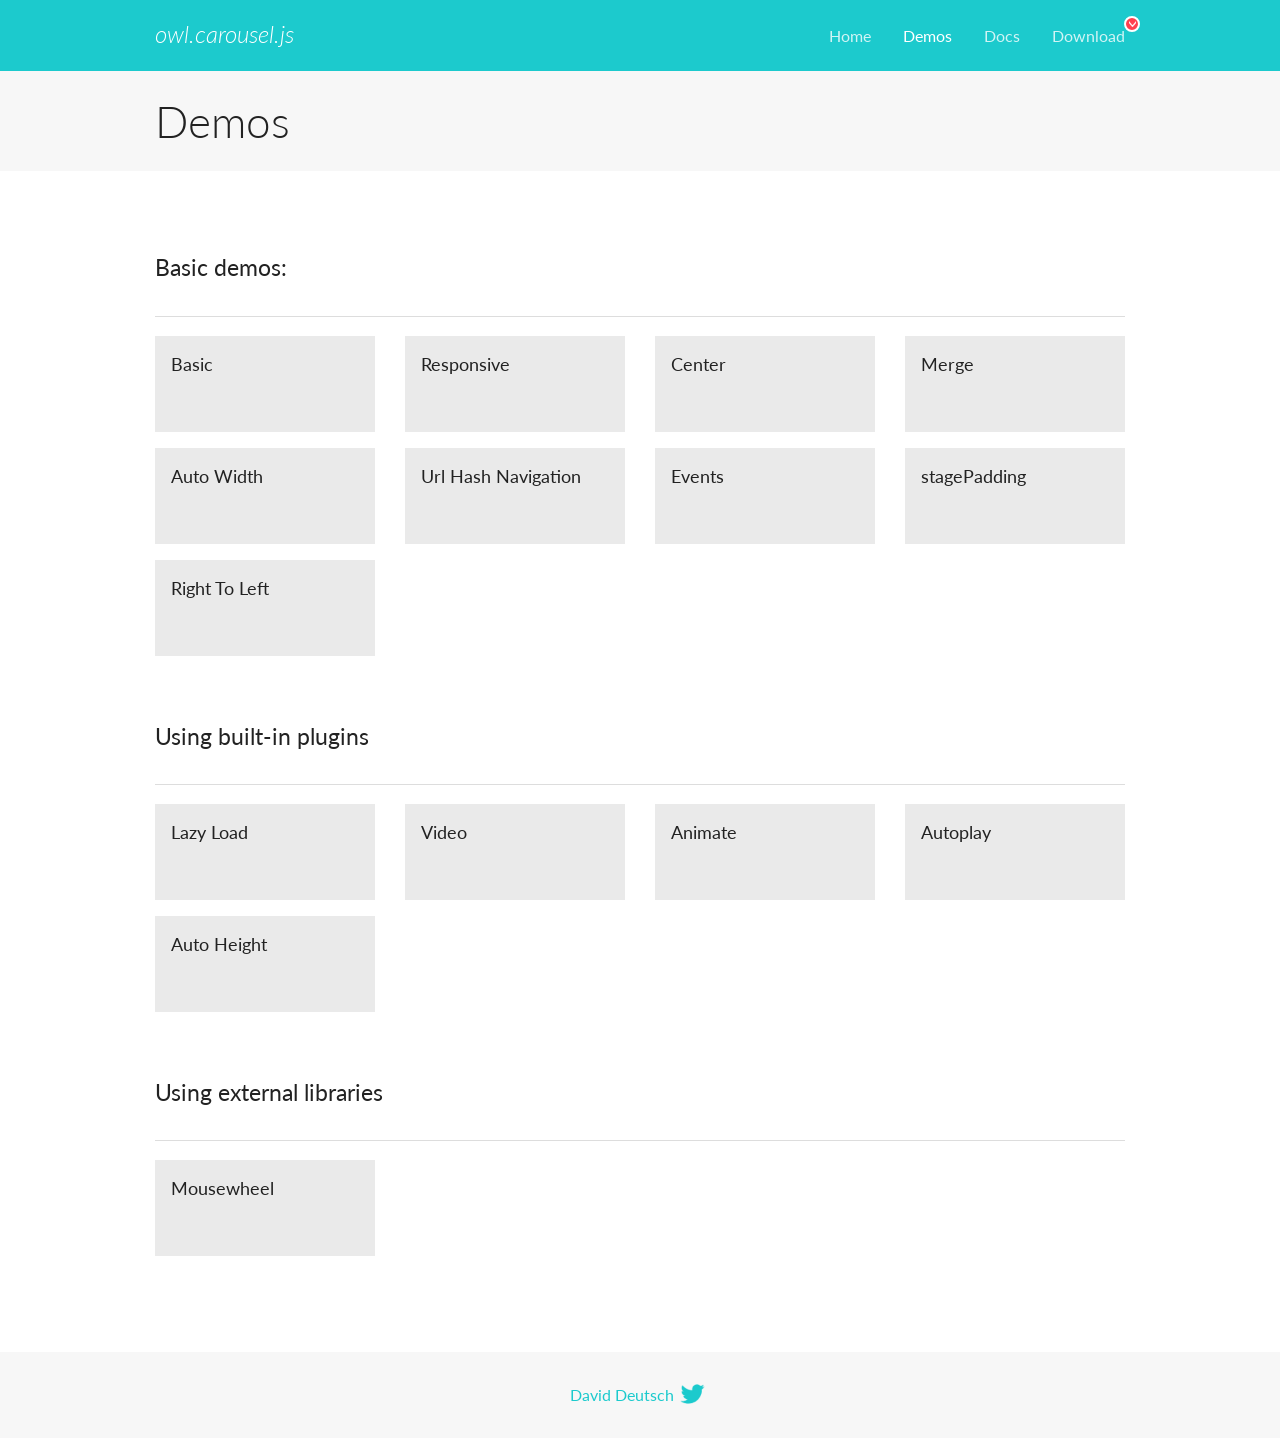
<file: js/OwlCarousel2-2.3.4/docs/demos/demos.html>
<!DOCTYPE html>
<html lang="en">
  <head>

    <!-- head -->
    <meta charset="utf-8">
    <meta name="msapplication-tap-highlight" content="no" />
    <meta name="viewport" content="width=device-width, initial-scale=1.0" />
    <meta name="description" content="A list of Owl Carousel examples.">
    <meta name="author" content="David Deutsch">
    <title>
      Demos | Owl Carousel | 2.3.4
    </title>

    <!-- Stylesheets -->
    <link href='https://fonts.googleapis.com/css?family=Lato:300,400,700,400italic,300italic' rel='stylesheet' type='text/css'>
    <link rel="stylesheet" href="../assets/css/docs.theme.min.css">

    <!-- Owl Stylesheets -->
    <link rel="stylesheet" href="../assets/owlcarousel/assets/owl.carousel.min.css">
    <link rel="stylesheet" href="../assets/owlcarousel/assets/owl.theme.default.min.css">

    <!-- HTML5 shim and Respond.js IE8 support of HTML5 elements and media queries -->

    <!--[if lt IE 9]>
      <script src="https://oss.maxcdn.com/libs/html5shiv/3.7.0/html5shiv.js"></script>
      <script src="https://oss.maxcdn.com/libs/respond.js/1.3.0/respond.min.js"></script>
    <![endif]-->

    <!-- Favicons -->
    <link rel="apple-touch-icon-precomposed" sizes="144x144" href="../assets/ico/apple-touch-icon-144-precomposed.png">
    <link rel="shortcut icon" href="../assets/ico/favicon.png">
    <link rel="shortcut icon" href="favicon.ico">

    <!-- Yeah i know js should not be in header. Its required for demos.-->

    <!-- javascript -->
    <script src="../assets/vendors/jquery.min.js"></script>
    <script src="../assets/owlcarousel/owl.carousel.js"></script>
  </head>
  <body>

    <!-- header -->
    <header class="header">
      <div class="row">
        <div class="large-12 columns">
          <div class="brand left">
            <h3>
              <a href="/OwlCarousel2/">owl.carousel.js</a> 
            </h3>
          </div>
          <a id="toggle-nav" class="right">
            <span></span> <span></span> <span></span> 
          </a> 
          <div class="nav-bar">
            <ul class="clearfix">
              <li> <a href="/OwlCarousel2/index.html">Home</a>  </li>
              <li class="active">
                <a href="/OwlCarousel2/demos/demos.html">Demos</a> 
              </li>
              <li> <a href="/OwlCarousel2/docs/started-welcome.html">Docs</a>  </li>
              <li>
                <a href="https://github.com/OwlCarousel2/OwlCarousel2/archive/2.3.4.zip">Download</a> 
                <span class="download"></span> 
              </li>
            </ul>
          </div>
        </div>
      </div>
    </header>

    <!-- title -->
    <section class="title">
      <div class="row">
        <div class="large-12 columns">
          <h1>Demos</h1>
        </div>
      </div>
    </section>

    <!--  Demos -->
    <section id="demos">
      <div class="row">
        <div class="large-12 columns">
          <h4 id="basic-demos-">Basic demos:</h4>
          <hr>
          <div class="demo-list">
            <div class="row">
              <div class="small-6 medium-4 large-3 columns">
                <a href="basic.html" class="demo-block">
                  <h5>Basic </h5>
                </a> 
              </div>
              <div class="small-6 medium-4 large-3 columns">
                <a href="responsive.html" class="demo-block">
                  <h5>Responsive </h5>
                </a> 
              </div>
              <div class="small-6 medium-4 large-3 columns">
                <a href="center.html" class="demo-block">
                  <h5>Center </h5>
                </a> 
              </div>
              <div class="small-6 medium-4 large-3 columns">
                <a href="merge.html" class="demo-block">
                  <h5>Merge </h5>
                </a> 
              </div>
              <div class="small-6 medium-4 large-3 columns">
                <a href="autowidth.html" class="demo-block">
                  <h5>Auto Width </h5>
                </a> 
              </div>
              <div class="small-6 medium-4 large-3 columns">
                <a href="urlhashnav.html" class="demo-block">
                  <h5>Url Hash Navigation </h5>
                </a> 
              </div>
              <div class="small-6 medium-4 large-3 columns">
                <a href="events.html" class="demo-block">
                  <h5>Events </h5>
                </a> 
              </div>
              <div class="small-6 medium-4 large-3 columns">
                <a href="stagepadding.html" class="demo-block">
                  <h5>stagePadding </h5>
                </a> 
              </div>
              <div class="small-6 medium-4 large-3 columns">
                <a href="rtl.html" class="demo-block">
                  <h5>Right To Left </h5>
                </a> 
              </div>
            </div>
          </div>
          <h4 id="using-built-in-plugins">Using built-in plugins</h4>
          <hr>
          <div class="demo-list">
            <div class="row">
              <div class="small-6 medium-4 large-3 columns">
                <a href="lazyLoad.html" class="demo-block">
                  <h5>Lazy Load </h5>
                </a> 
              </div>
              <div class="small-6 medium-4 large-3 columns">
                <a href="video.html" class="demo-block">
                  <h5>Video </h5>
                </a> 
              </div>
              <div class="small-6 medium-4 large-3 columns">
                <a href="animate.html" class="demo-block">
                  <h5>Animate </h5>
                </a> 
              </div>
              <div class="small-6 medium-4 large-3 columns">
                <a href="autoplay.html" class="demo-block">
                  <h5>Autoplay </h5>
                </a> 
              </div>
              <div class="small-6 medium-4 large-3 columns">
                <a href="autoheight.html" class="demo-block">
                  <h5>Auto Height </h5>
                </a> 
              </div>
            </div>
          </div>
          <h4 id="using-external-libraries">Using external libraries</h4>
          <hr>
          <div class="demo-list">
            <div class="row">
              <div class="small-6 medium-4 large-3 columns">
                <a href="mousewheel.html" class="demo-block">
                  <h5>Mousewheel </h5>
                </a> 
              </div>
            </div>
          </div>
        </div>
      </div>
    </section>

    <!-- footer -->
    <footer class="footer">
      <div class="row">
        <div class="large-12 columns">
          <h5>
            <a href="/OwlCarousel2/docs/support-contact.html">David Deutsch</a> 
            <a id="custom-tweet-button" href="https://twitter.com/share?url=https://github.com/OwlCarousel2/OwlCarousel2&text=Owl Carousel - This is so awesome! " target="_blank"></a> 
          </h5>
        </div>
      </div>
    </footer>

    <!-- vendors -->
    <script src="../assets/vendors/highlight.js"></script>
    <script src="../assets/js/app.js"></script>
  </body>
</html>
</file>
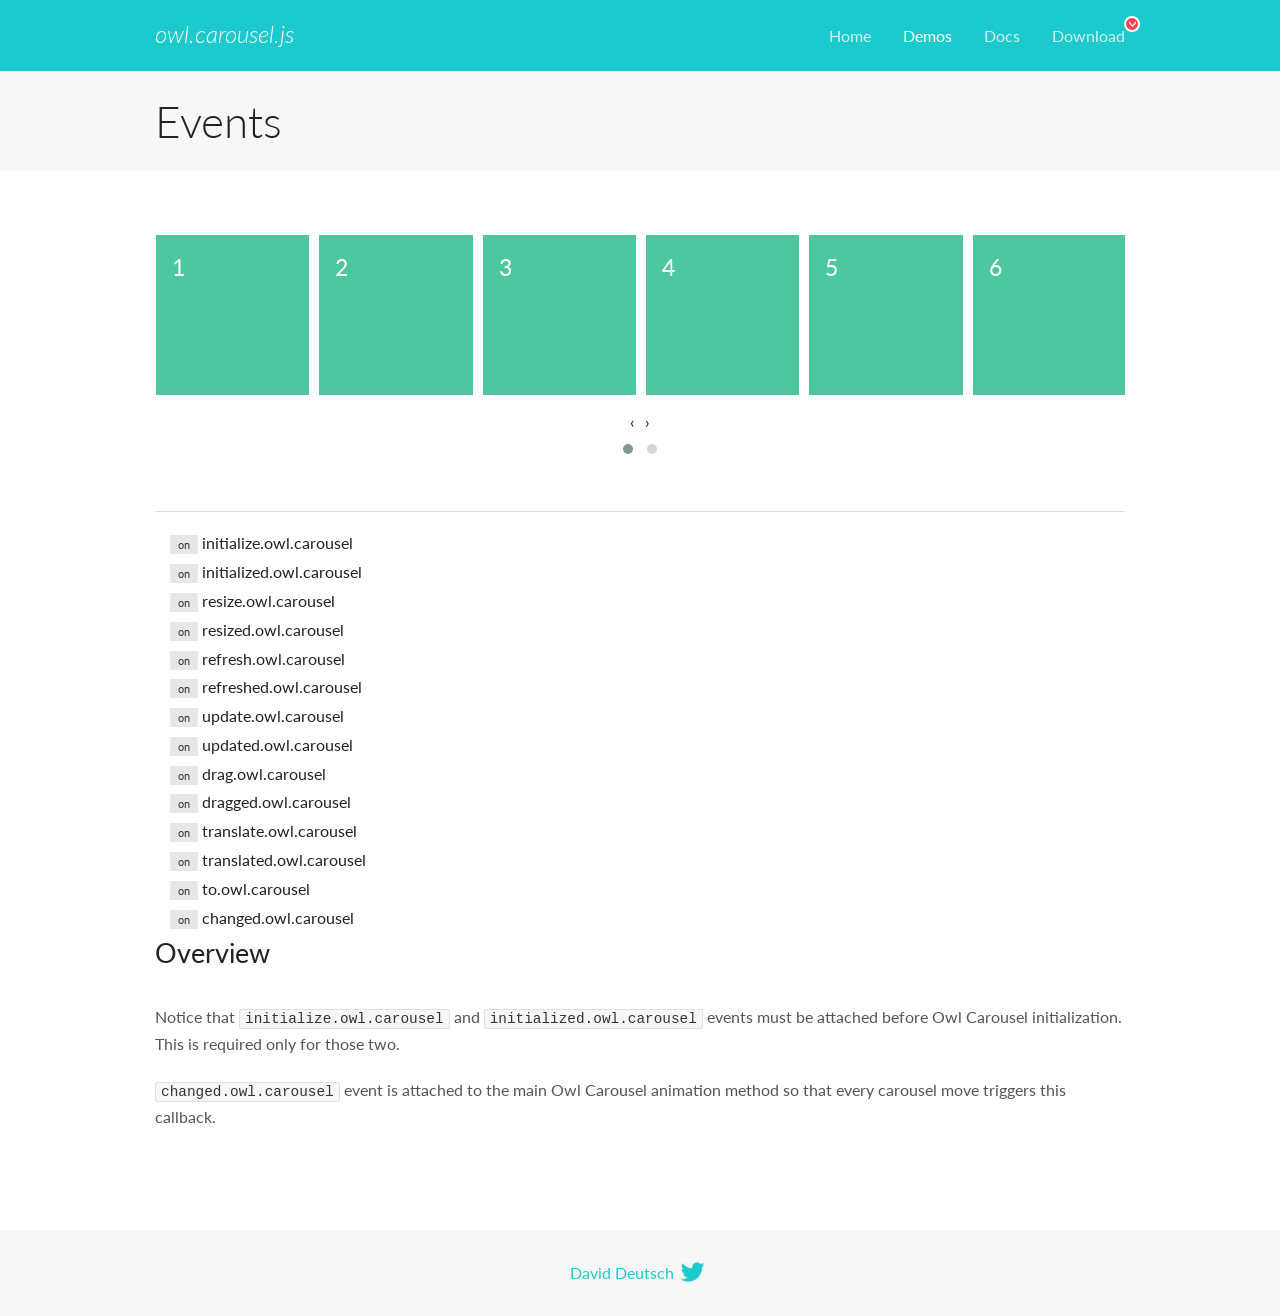
<file: js/OwlCarousel2-2.3.4/docs/demos/events.html>
<!DOCTYPE html>
<html lang="en">
  <head>

    <!-- head -->
    <meta charset="utf-8">
    <meta name="msapplication-tap-highlight" content="no" />
    <meta name="viewport" content="width=device-width, initial-scale=1.0" />
    <meta name="description" content="Events usage demo">
    <meta name="author" content="David Deutsch">
    <title>
      Events Demo | Owl Carousel | 2.3.4
    </title>

    <!-- Stylesheets -->
    <link href='https://fonts.googleapis.com/css?family=Lato:300,400,700,400italic,300italic' rel='stylesheet' type='text/css'>
    <link rel="stylesheet" href="../assets/css/docs.theme.min.css">

    <!-- Owl Stylesheets -->
    <link rel="stylesheet" href="../assets/owlcarousel/assets/owl.carousel.min.css">
    <link rel="stylesheet" href="../assets/owlcarousel/assets/owl.theme.default.min.css">

    <!-- HTML5 shim and Respond.js IE8 support of HTML5 elements and media queries -->

    <!--[if lt IE 9]>
      <script src="https://oss.maxcdn.com/libs/html5shiv/3.7.0/html5shiv.js"></script>
      <script src="https://oss.maxcdn.com/libs/respond.js/1.3.0/respond.min.js"></script>
    <![endif]-->

    <!-- Favicons -->
    <link rel="apple-touch-icon-precomposed" sizes="144x144" href="../assets/ico/apple-touch-icon-144-precomposed.png">
    <link rel="shortcut icon" href="../assets/ico/favicon.png">
    <link rel="shortcut icon" href="favicon.ico">

    <!-- Yeah i know js should not be in header. Its required for demos.-->

    <!-- javascript -->
    <script src="../assets/vendors/jquery.min.js"></script>
    <script src="../assets/owlcarousel/owl.carousel.js"></script>
  </head>
  <body>

    <!-- header -->
    <header class="header">
      <div class="row">
        <div class="large-12 columns">
          <div class="brand left">
            <h3>
              <a href="/OwlCarousel2/">owl.carousel.js</a> 
            </h3>
          </div>
          <a id="toggle-nav" class="right">
            <span></span> <span></span> <span></span> 
          </a> 
          <div class="nav-bar">
            <ul class="clearfix">
              <li> <a href="/OwlCarousel2/index.html">Home</a>  </li>
              <li class="active">
                <a href="/OwlCarousel2/demos/demos.html">Demos</a> 
              </li>
              <li> <a href="/OwlCarousel2/docs/started-welcome.html">Docs</a>  </li>
              <li>
                <a href="https://github.com/OwlCarousel2/OwlCarousel2/archive/2.3.4.zip">Download</a> 
                <span class="download"></span> 
              </li>
            </ul>
          </div>
        </div>
      </div>
    </header>

    <!-- title -->
    <section class="title">
      <div class="row">
        <div class="large-12 columns">
          <h1>Events</h1>
        </div>
      </div>
    </section>

    <!--  Demos -->
    <section id="demos">
      <div class="row">
        <div class="large-12 columns">
          <div class="owl-carousel owl-theme">
            <div class="item">
              <h4>1</h4>
            </div>
            <div class="item">
              <h4>2</h4>
            </div>
            <div class="item">
              <h4>3</h4>
            </div>
            <div class="item">
              <h4>4</h4>
            </div>
            <div class="item">
              <h4>5</h4>
            </div>
            <div class="item">
              <h4>6</h4>
            </div>
            <div class="item">
              <h4>7</h4>
            </div>
            <div class="item">
              <h4>8</h4>
            </div>
            <div class="item">
              <h4>9</h4>
            </div>
            <div class="item">
              <h4>10</h4>
            </div>
            <div class="item">
              <h4>11</h4>
            </div>
            <div class="item">
              <h4>12</h4>
            </div>
          </div>
          <hr>
          <div class="large-12 columns callbacks">
            <div><span class="label secondary initialize">on</span>  initialize.owl.carousel </div>
            <div><span class="label secondary initialized">on</span>  initialized.owl.carousel </div>
            <div><span class="label secondary resize">on</span>  resize.owl.carousel </div>
            <div><span class="label secondary resized">on</span>  resized.owl.carousel </div>
            <div><span class="label secondary refresh">on</span>  refresh.owl.carousel </div>
            <div><span class="label secondary refreshed">on</span>  refreshed.owl.carousel </div>
            <div><span class="label secondary update">on</span>  update.owl.carousel </div>
            <div><span class="label secondary updated">on</span>  updated.owl.carousel </div>
            <div><span class="label secondary drag">on</span>  drag.owl.carousel </div>
            <div><span class="label secondary dragged">on</span>  dragged.owl.carousel </div>
            <div><span class="label secondary translate">on</span>  translate.owl.carousel </div>
            <div><span class="label secondary translated">on</span>  translated.owl.carousel </div>
            <div><span class="label secondary to">on</span>  to.owl.carousel </div>
            <div><span class="label secondary changed">on</span>  changed.owl.carousel </div>
          </div>
          <h3 id="overview">Overview</h3>
          <p>Notice that <code>initialize.owl.carousel</code> and <code>initialized.owl.carousel</code> events must be attached before Owl Carousel initialization. This is required only for those two.</p>
          <p><code>changed.owl.carousel</code> event is attached to the main Owl Carousel animation method so that every carousel move triggers this callback.</p>
          <script>
            jQuery(document).ready(function($) {
              var owl = $('.owl-carousel');
              owl.on('initialize.owl.carousel initialized.owl.carousel ' +
                'initialize.owl.carousel initialize.owl.carousel ' +
                'resize.owl.carousel resized.owl.carousel ' +
                'refresh.owl.carousel refreshed.owl.carousel ' +
                'update.owl.carousel updated.owl.carousel ' +
                'drag.owl.carousel dragged.owl.carousel ' +
                'translate.owl.carousel translated.owl.carousel ' +
                'to.owl.carousel changed.owl.carousel',
                function(e) {
                  $('.' + e.type)
                    .removeClass('secondary')
                    .addClass('success');
                  window.setTimeout(function() {
                    $('.' + e.type)
                      .removeClass('success')
                      .addClass('secondary');
                  }, 500);
                });
              owl.owlCarousel({
                loop: true,
                nav: true,
                lazyLoad: true,
                margin: 10,
                video: true,
                responsive: {
                  0: {
                    items: 1
                  },
                  600: {
                    items: 3
                  },
                  960: {
                    items: 5,
                  },
                  1200: {
                    items: 6
                  }
                }
              });
            });
          </script>
        </div>
      </div>
    </section>

    <!-- footer -->
    <footer class="footer">
      <div class="row">
        <div class="large-12 columns">
          <h5>
            <a href="/OwlCarousel2/docs/support-contact.html">David Deutsch</a> 
            <a id="custom-tweet-button" href="https://twitter.com/share?url=https://github.com/OwlCarousel2/OwlCarousel2&text=Owl Carousel - This is so awesome! " target="_blank"></a> 
          </h5>
        </div>
      </div>
    </footer>

    <!-- vendors -->
    <script src="../assets/vendors/highlight.js"></script>
    <script src="../assets/js/app.js"></script>
  </body>
</html>
</file>
